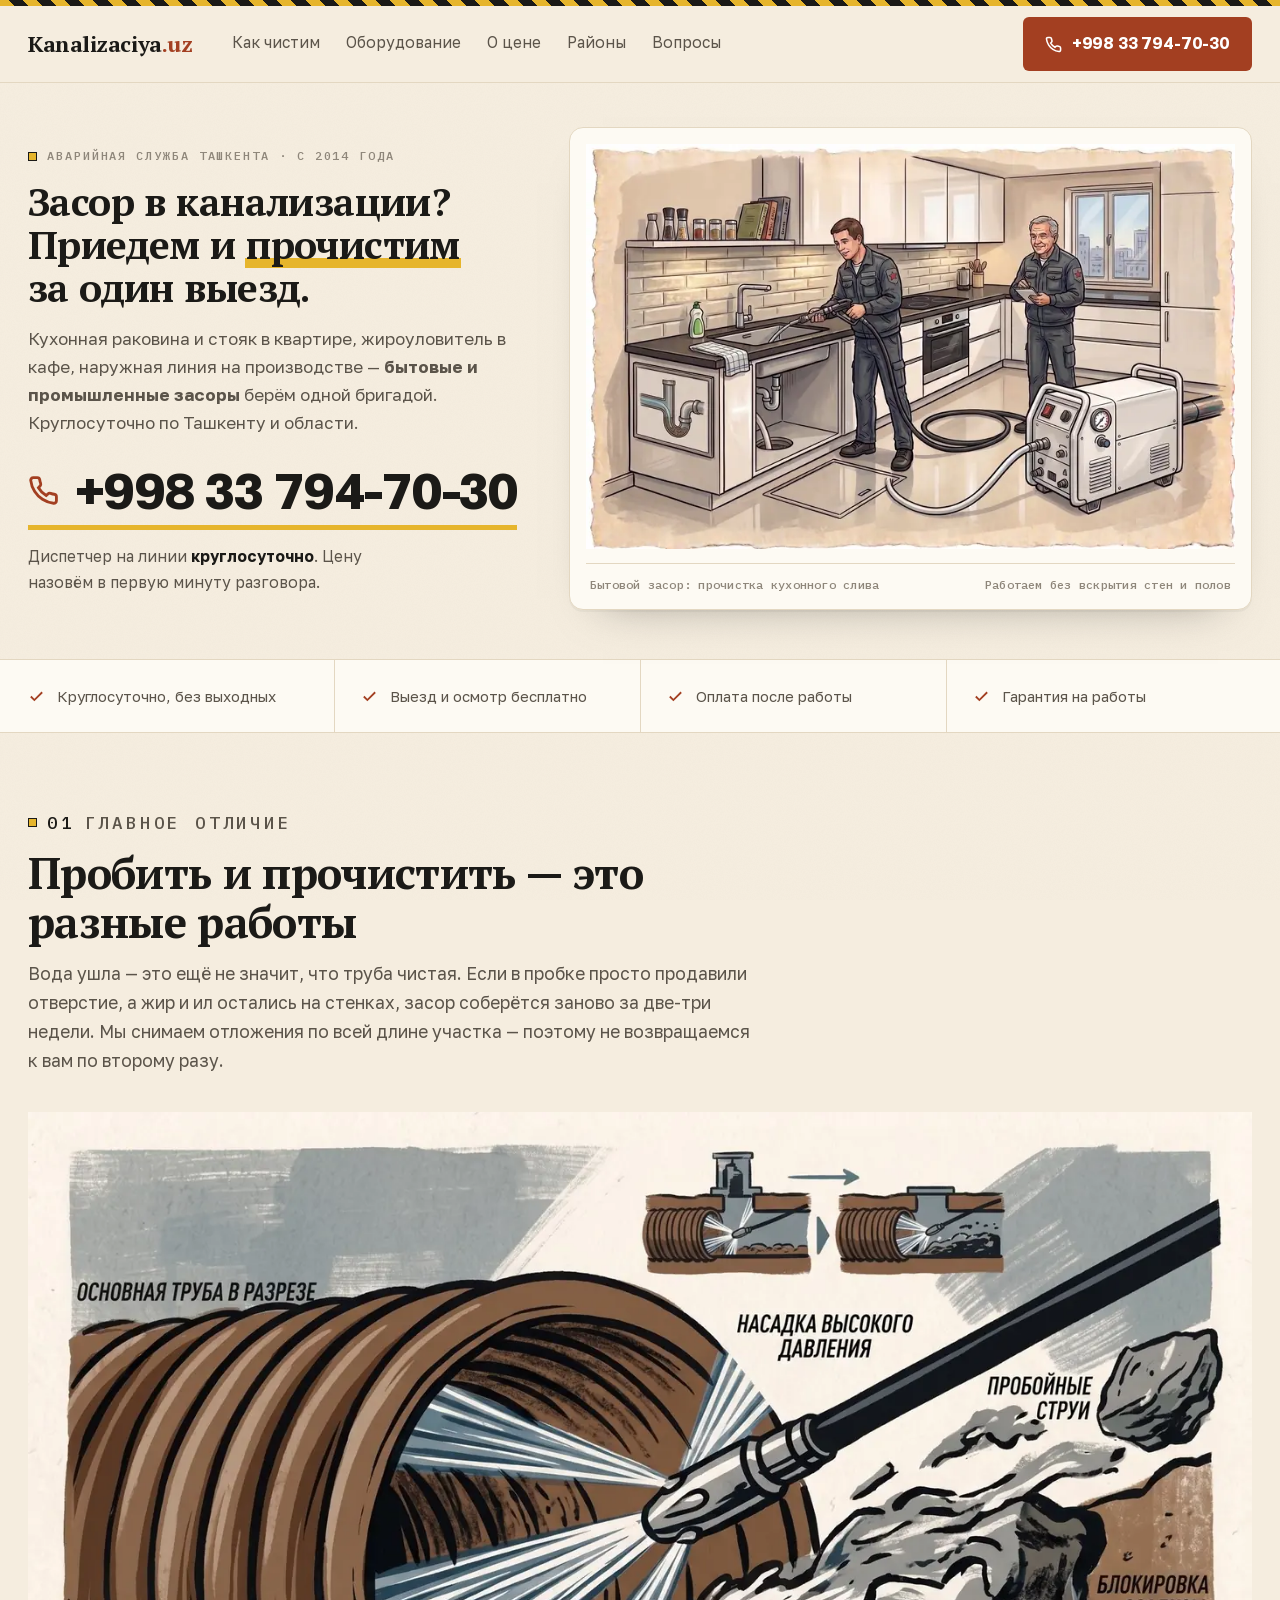
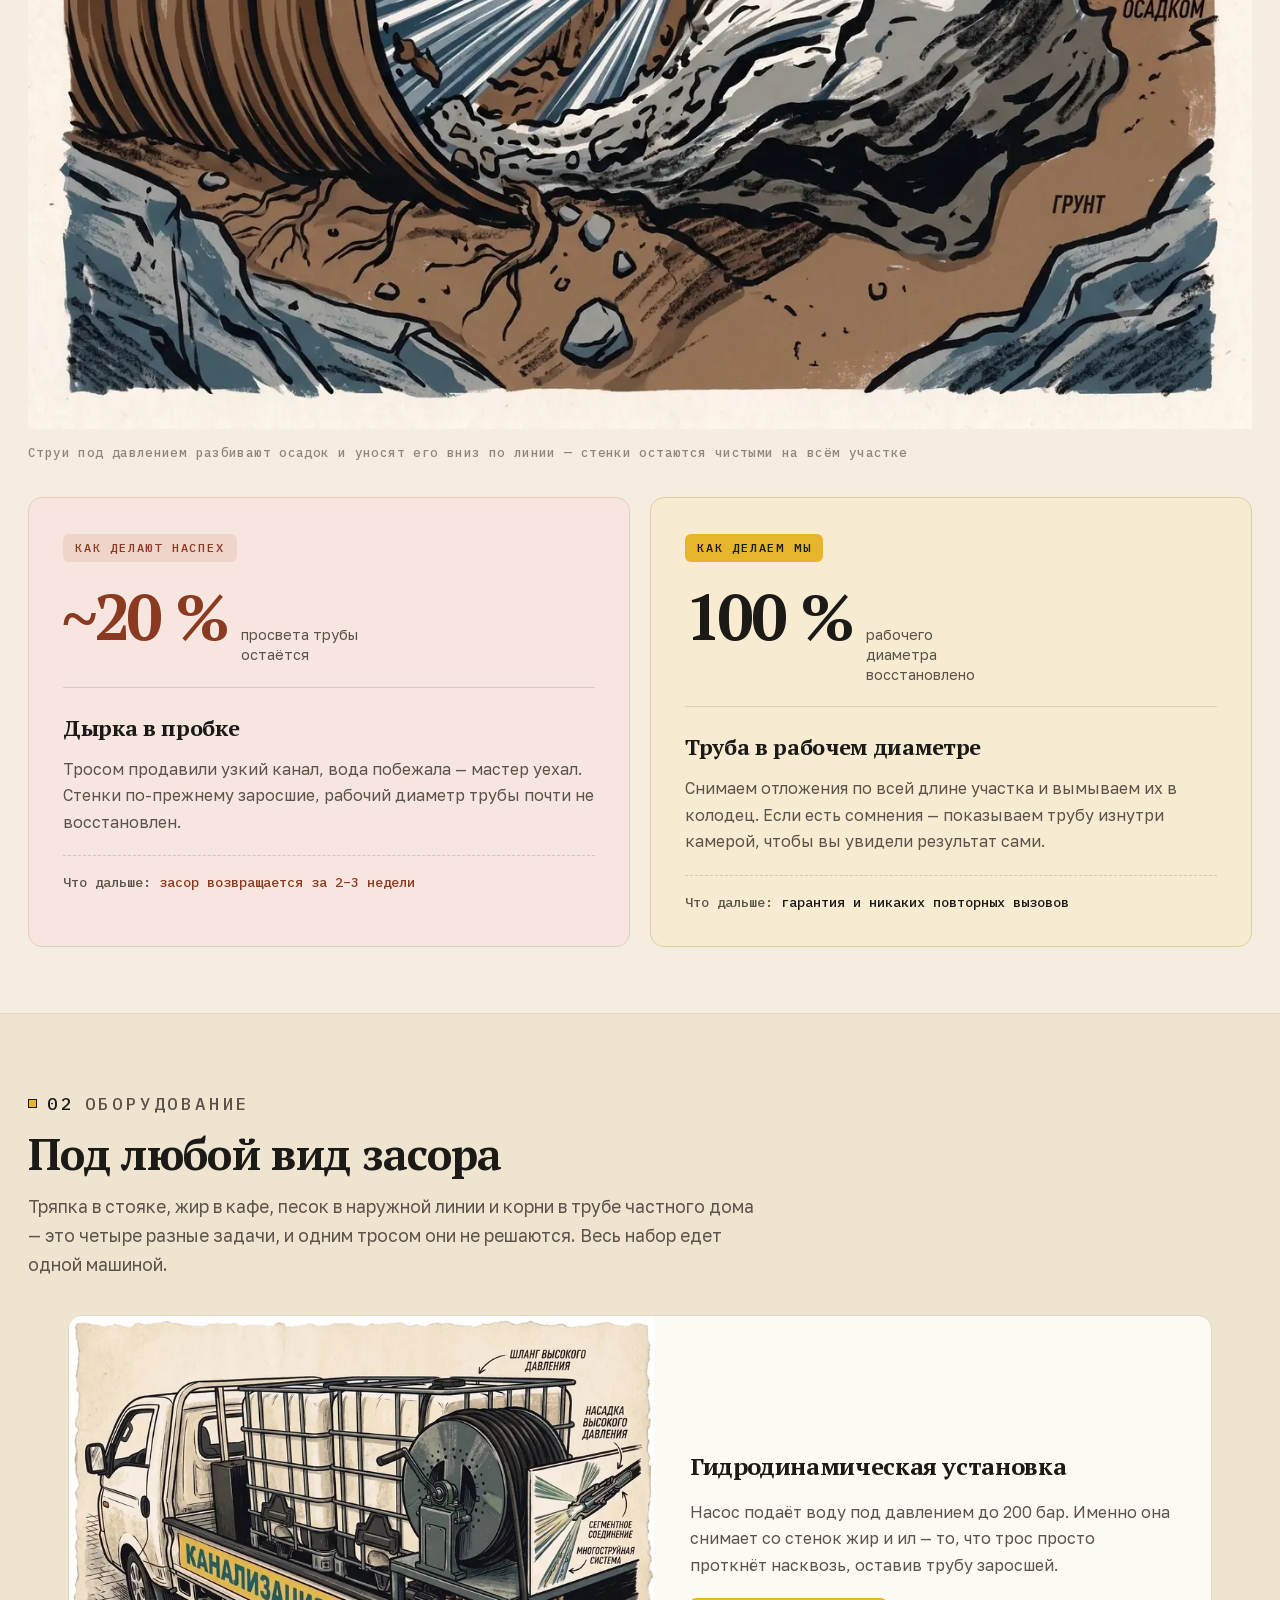
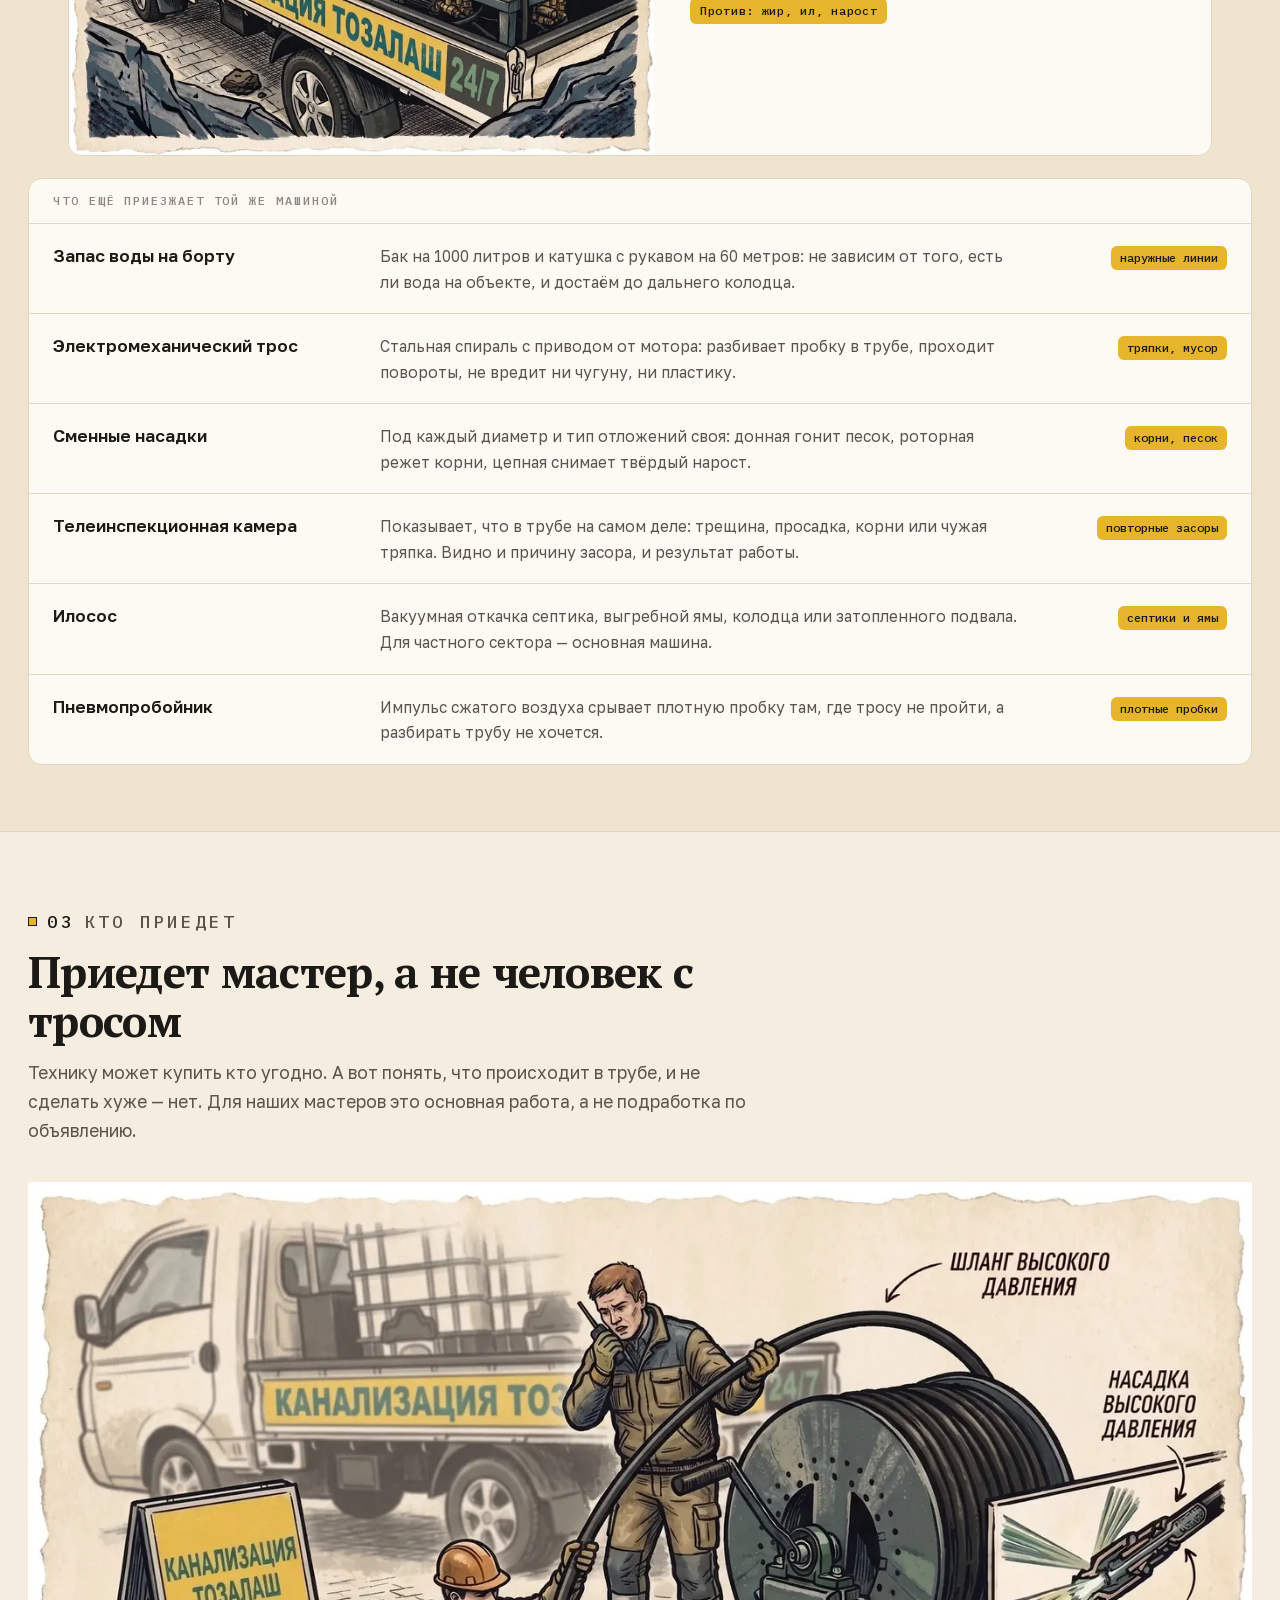
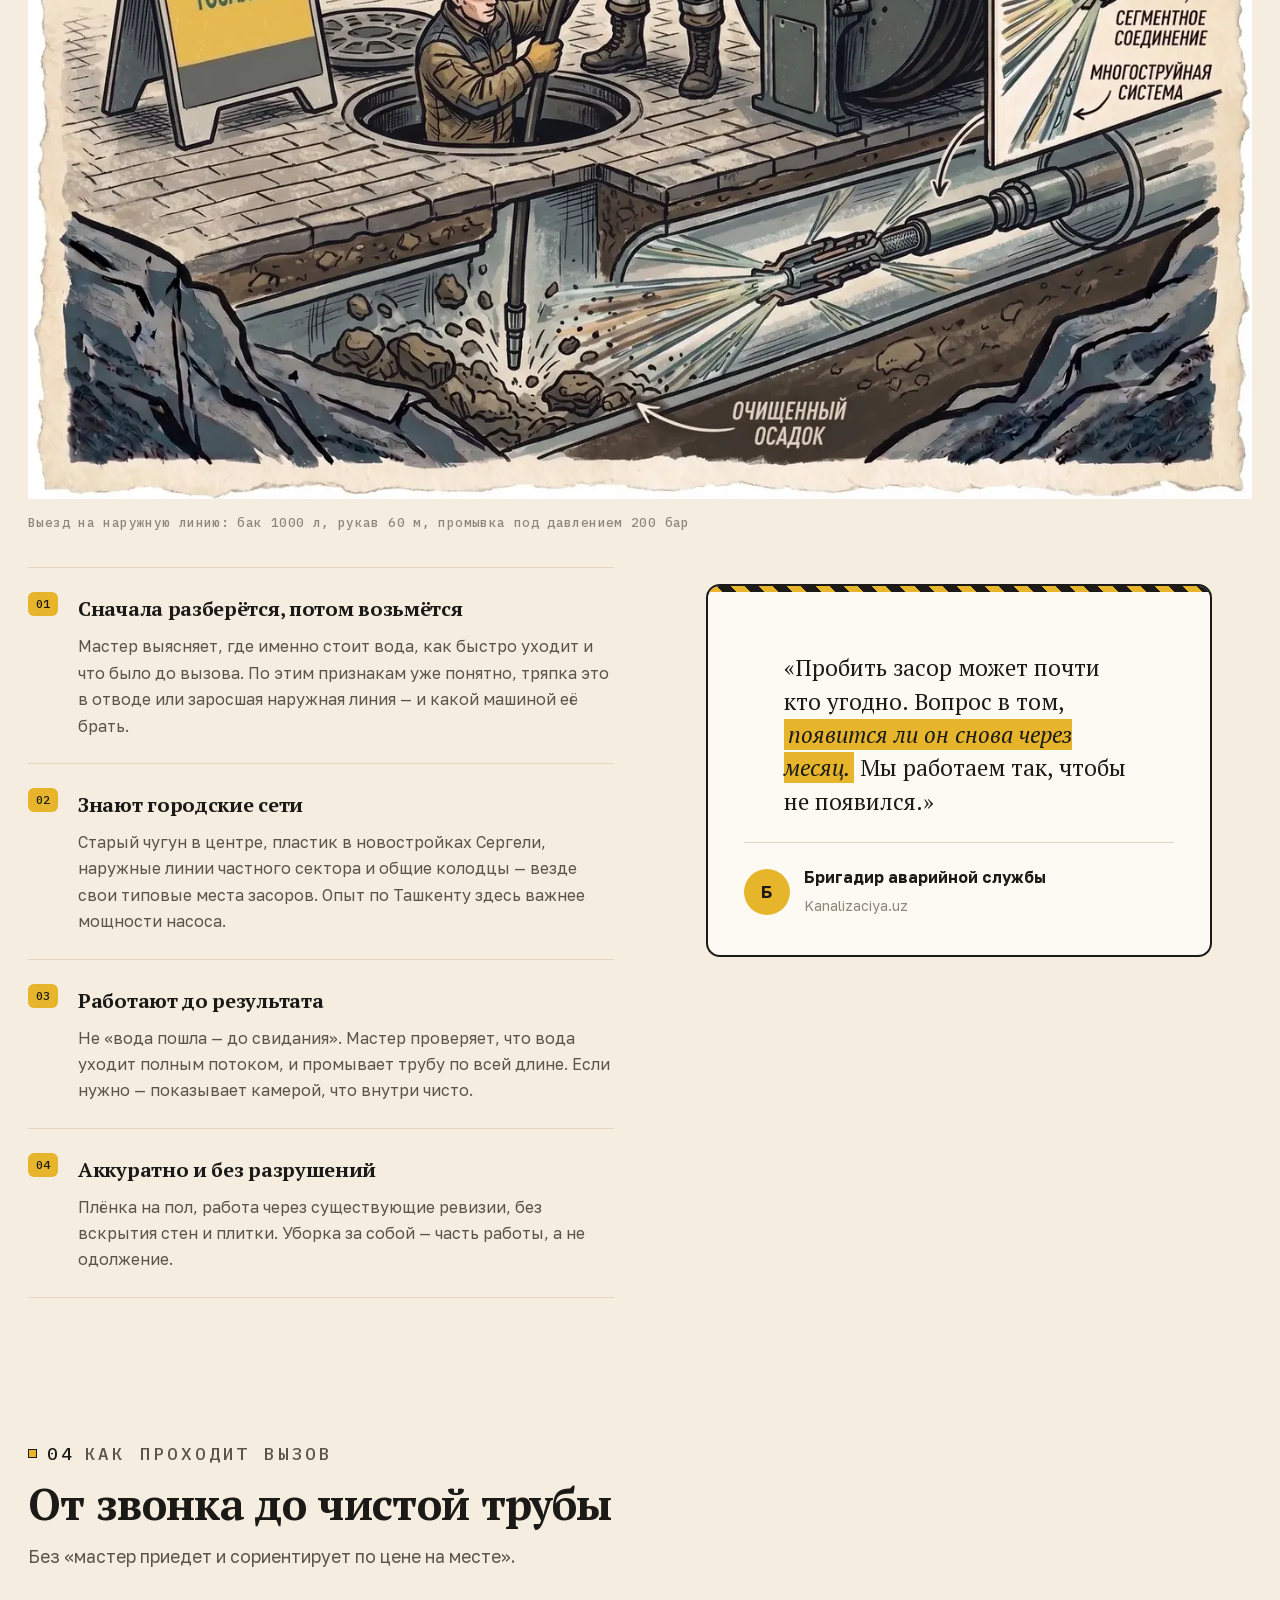
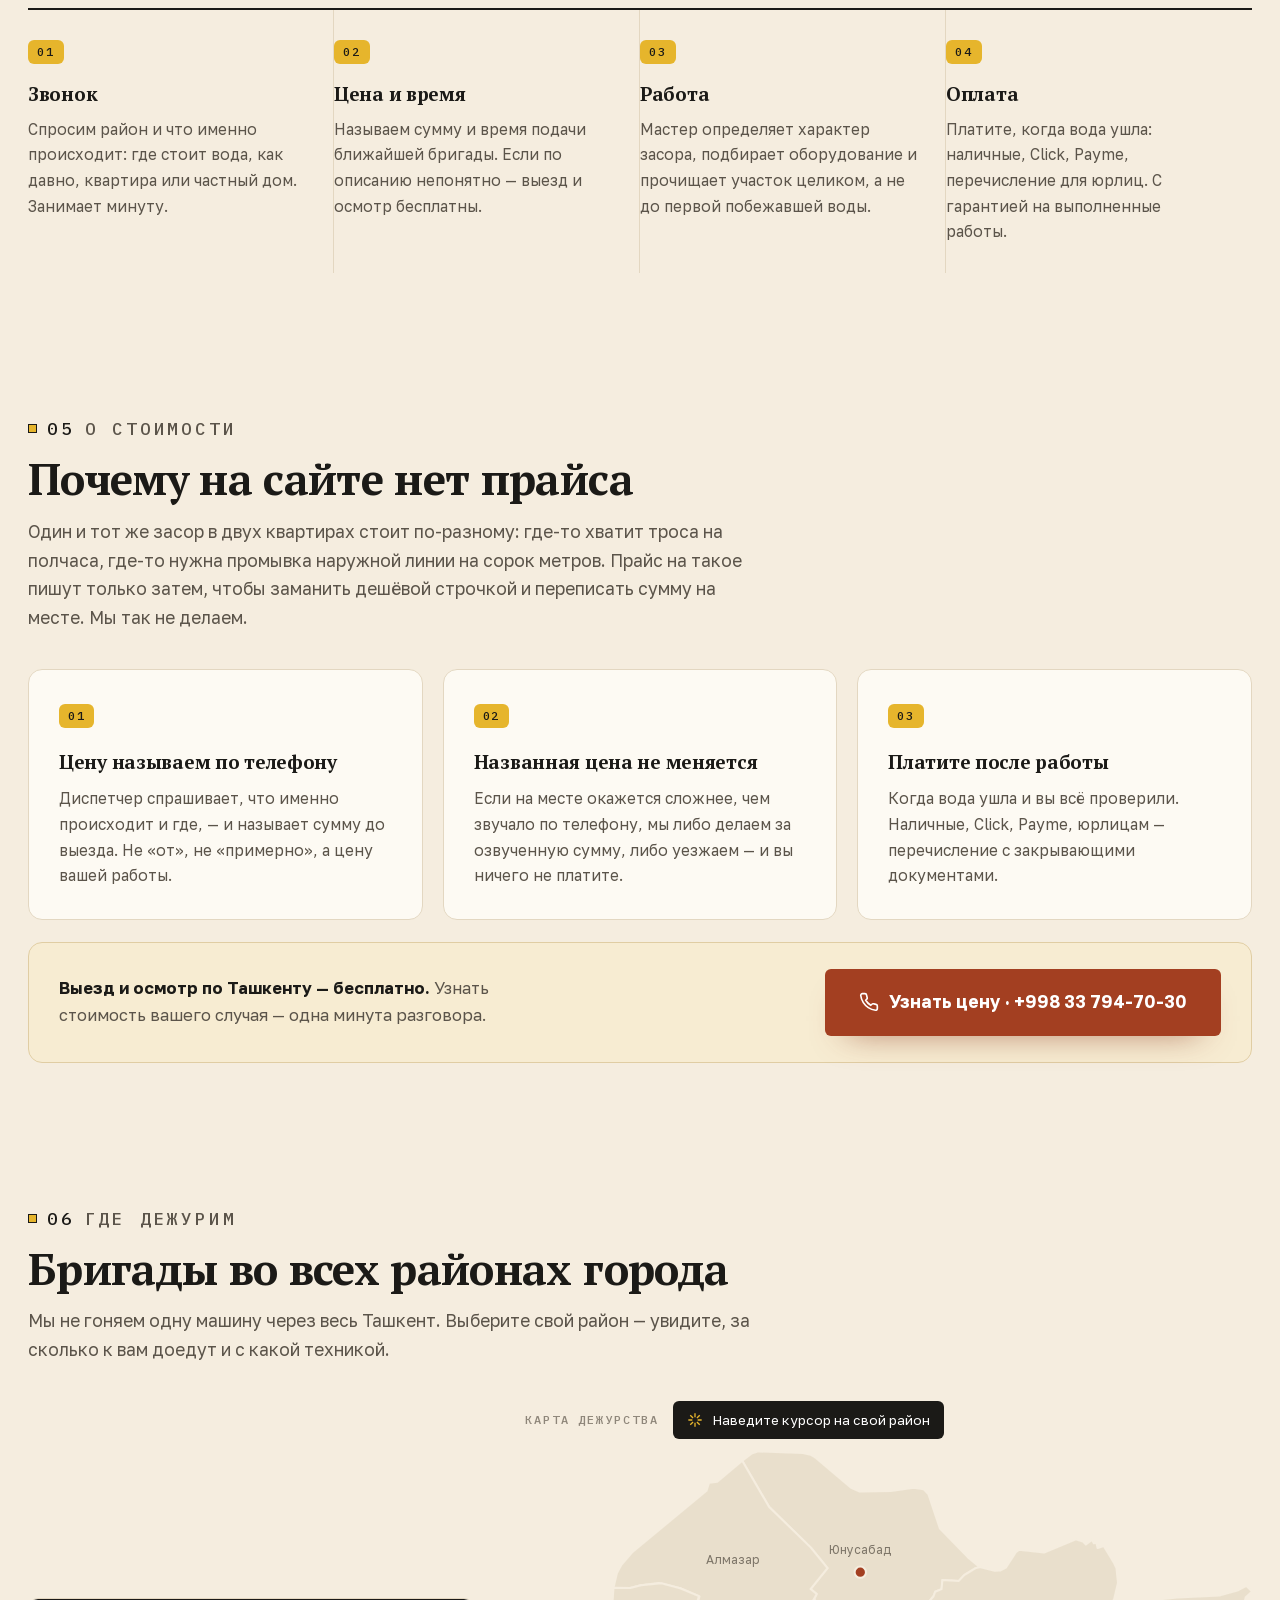
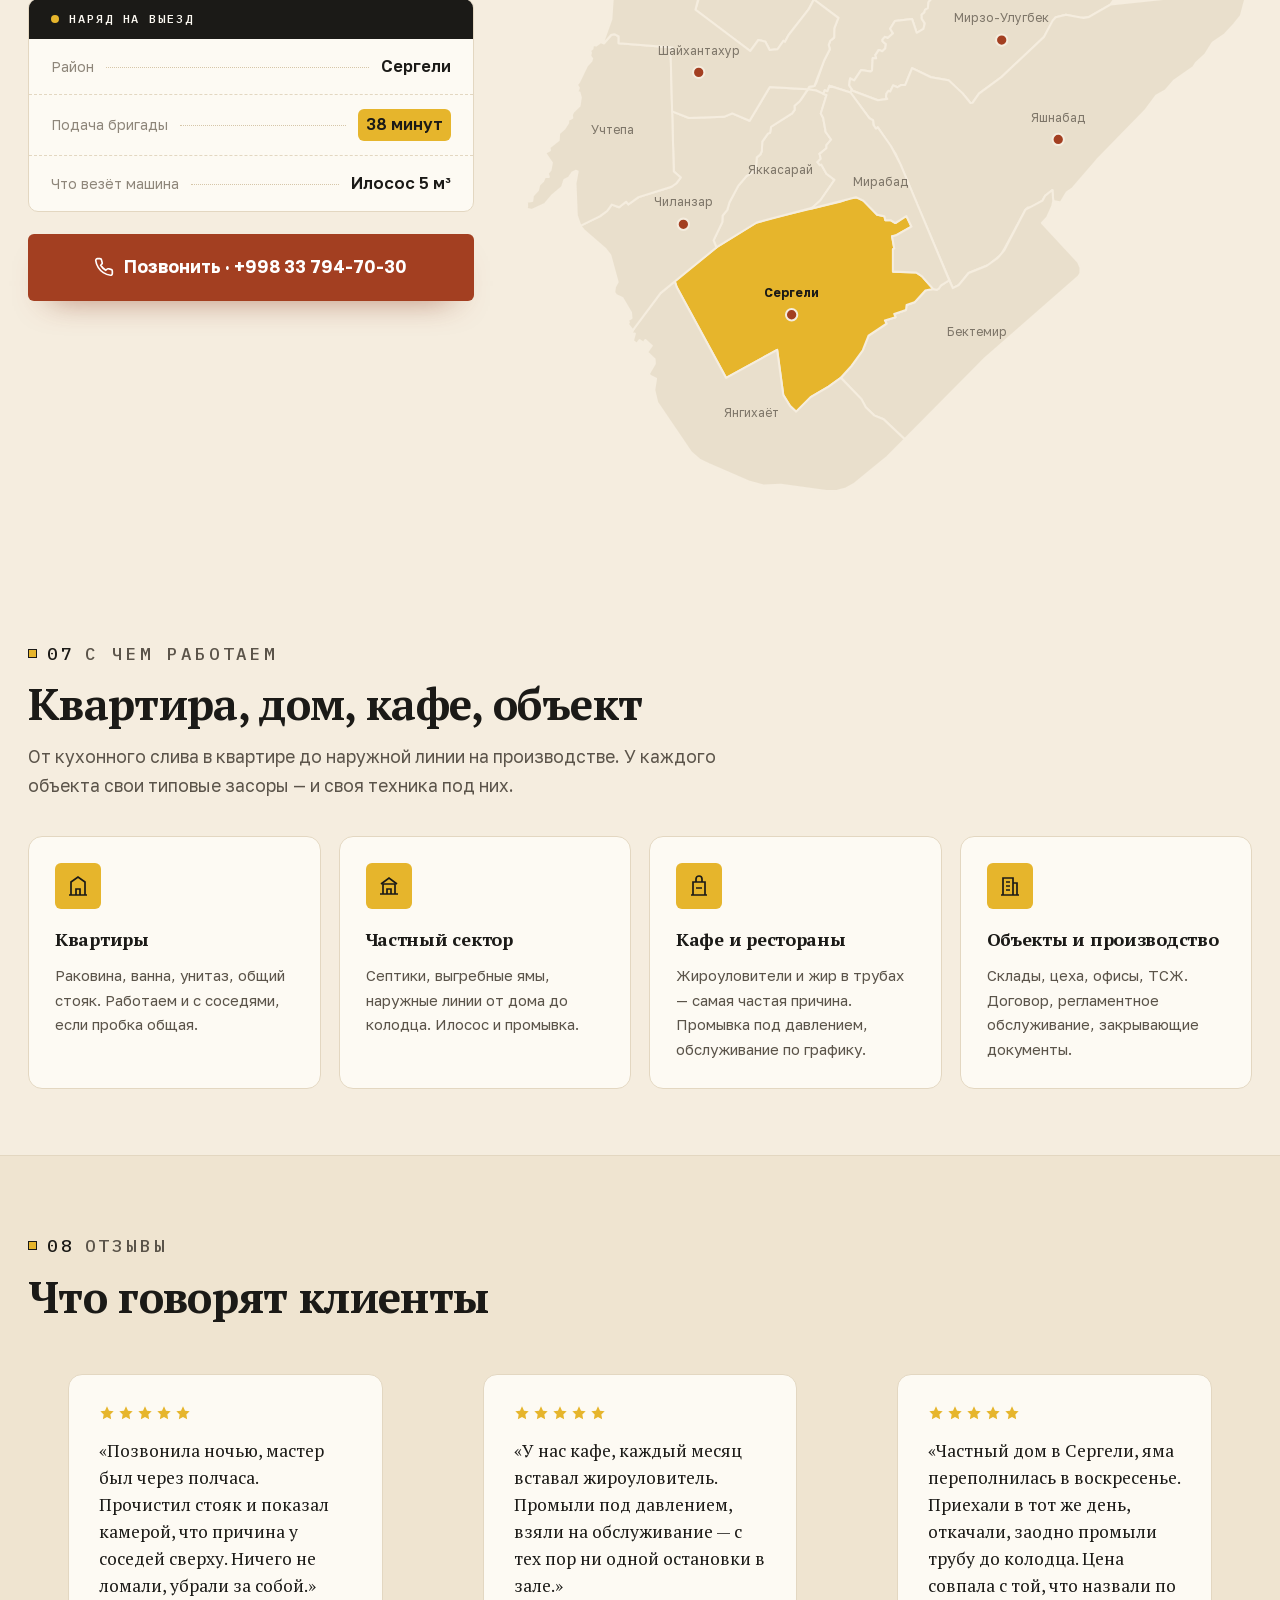
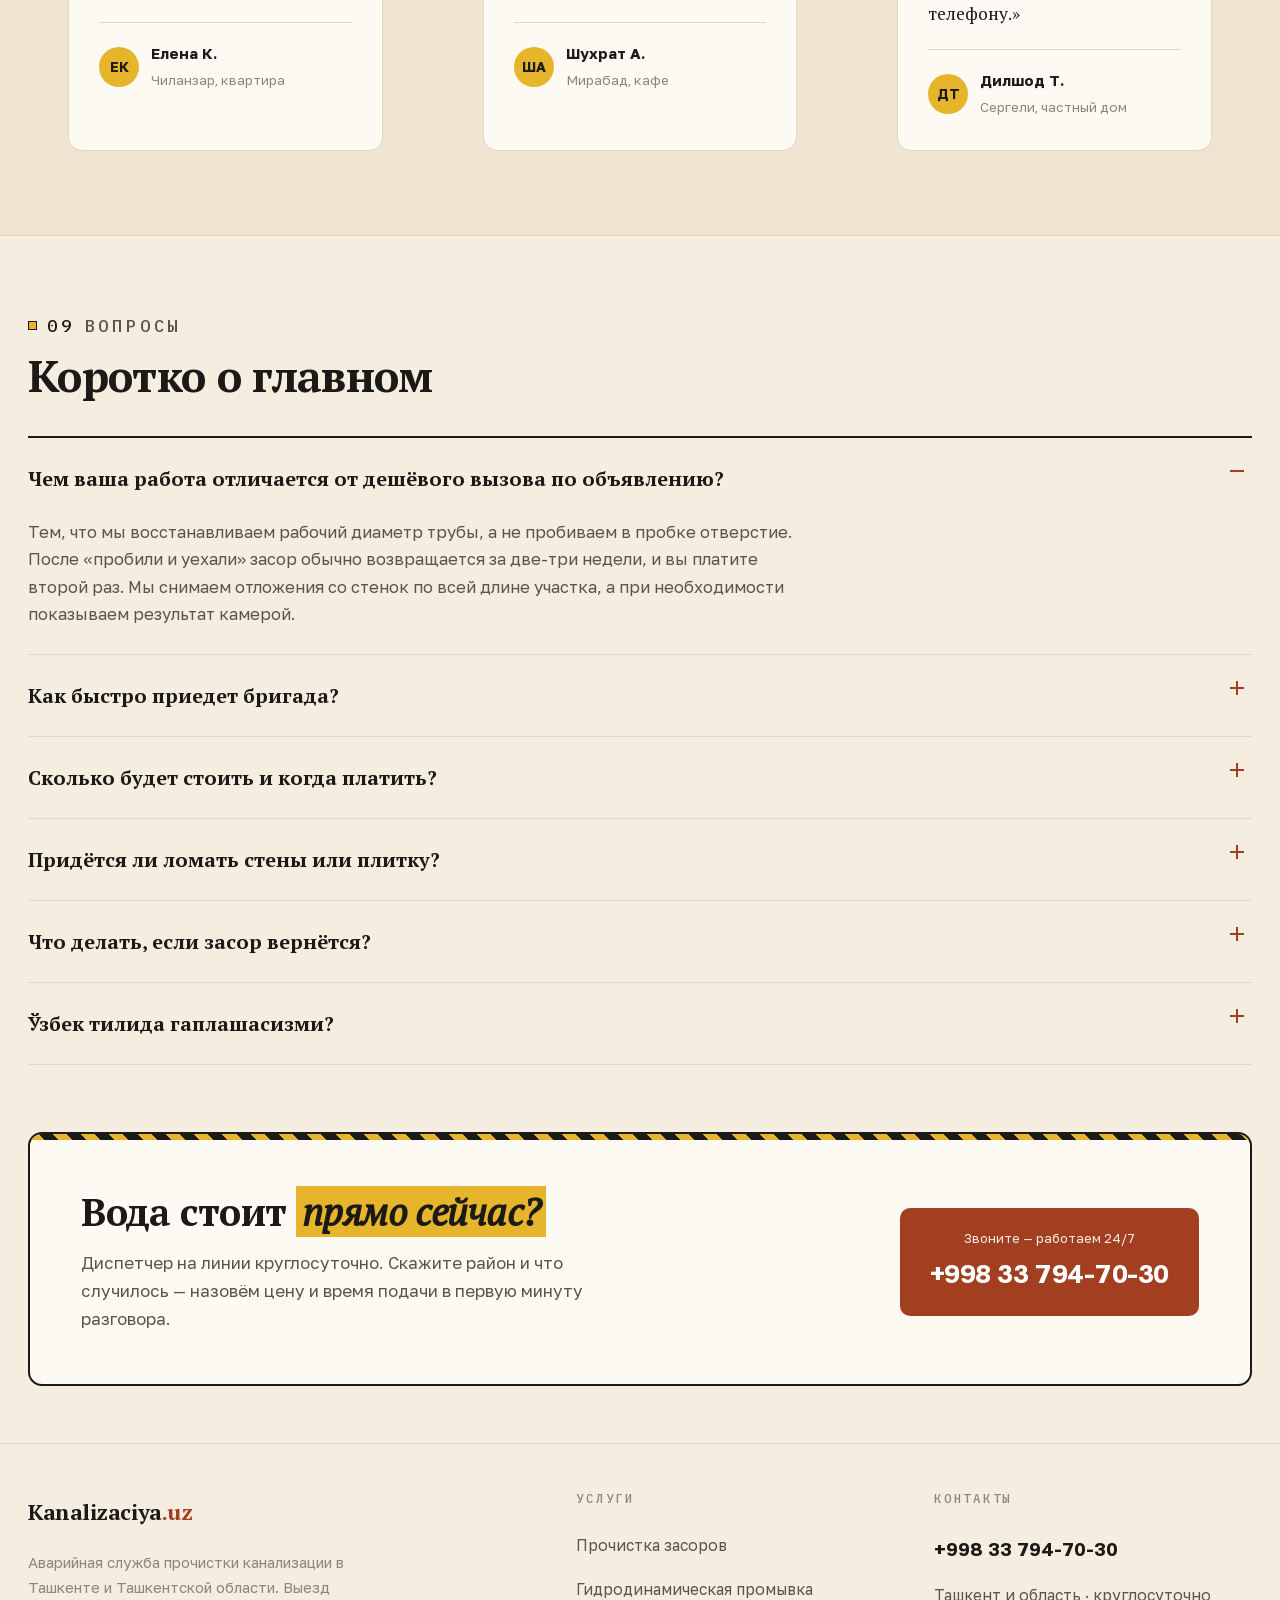
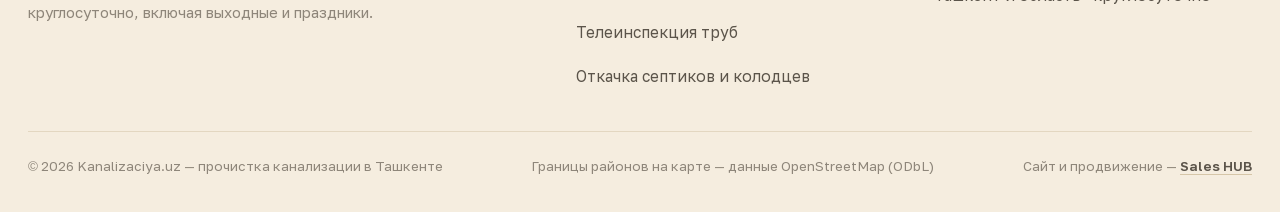
<file: index.html>
<!DOCTYPE html>
<html lang="ru">
<head>
<meta charset="utf-8">
<meta name="viewport" content="width=device-width, initial-scale=1">
<title>Прочистка канализации в Ташкенте — круглосуточно | Kanalizaciya.uz</title>
<meta name="description" content="Аварийная прочистка канализации в Ташкенте: бытовые и промышленные засоры. Выезд круглосуточно, гидродинамика 200 бар, телеинспекция. Цену называем по телефону, оплата после работы.">
<link rel="canonical" href="https://kanalizaciya.uz/">
<meta name="theme-color" content="#f5eddf">
<meta name="robots" content="index, follow, max-image-preview:large">
<meta property="og:type" content="website">
<meta property="og:locale" content="ru_RU">
<meta property="og:site_name" content="Kanalizaciya.uz">
<meta property="og:url" content="https://kanalizaciya.uz/">
<meta property="og:title" content="Прочистка канализации в Ташкенте — круглосуточно">
<meta property="og:description" content="Бытовые и промышленные засоры: квартира, частный дом, кафе, производство. Аварийный выезд по Ташкенту круглосуточно, оплата после работы.">
<meta property="og:image" content="https://kanalizaciya.uz/img/og.jpg">
<meta property="og:image:width" content="1200">
<meta property="og:image:height" content="630">
<meta name="twitter:card" content="summary_large_image">
<link rel="icon" href="favicon.svg" type="image/svg+xml">
<link rel="apple-touch-icon" href="apple-touch-icon.png">
<link rel="preload" href="fonts/golos-text-400-cyrillic.woff2" as="font" type="font/woff2" crossorigin>
<link rel="preload" href="fonts/pt-serif-700-cyrillic.woff2" as="font" type="font/woff2" crossorigin>
<style>
/* ═══ шрифты (локальные, без внешних запросов) ═══ */
@font-face{font-family:'Golos Text';font-style:normal;font-weight:400;font-display:swap;src:url(fonts/golos-text-400-cyrillic.woff2) format('woff2');unicode-range:U+0301, U+0400-045F, U+0490-0491, U+04B0-04B1, U+2116}
@font-face{font-family:'Golos Text';font-style:normal;font-weight:400;font-display:swap;src:url(fonts/golos-text-400-latin.woff2) format('woff2');unicode-range:U+0000-00FF, U+0131, U+0152-0153, U+02BB-02BC, U+02C6, U+02DA, U+02DC, U+0304, U+0308, U+0329, U+2000-206F, U+20AC, U+2122, U+2191, U+2193, U+2212, U+2215, U+FEFF, U+FFFD}
@font-face{font-family:'Golos Text';font-style:normal;font-weight:600;font-display:swap;src:url(fonts/golos-text-600-cyrillic.woff2) format('woff2');unicode-range:U+0301, U+0400-045F, U+0490-0491, U+04B0-04B1, U+2116}
@font-face{font-family:'Golos Text';font-style:normal;font-weight:600;font-display:swap;src:url(fonts/golos-text-600-latin.woff2) format('woff2');unicode-range:U+0000-00FF, U+0131, U+0152-0153, U+02BB-02BC, U+02C6, U+02DA, U+02DC, U+0304, U+0308, U+0329, U+2000-206F, U+20AC, U+2122, U+2191, U+2193, U+2212, U+2215, U+FEFF, U+FFFD}
@font-face{font-family:'Golos Text';font-style:normal;font-weight:700;font-display:swap;src:url(fonts/golos-text-700-cyrillic.woff2) format('woff2');unicode-range:U+0301, U+0400-045F, U+0490-0491, U+04B0-04B1, U+2116}
@font-face{font-family:'Golos Text';font-style:normal;font-weight:700;font-display:swap;src:url(fonts/golos-text-700-latin.woff2) format('woff2');unicode-range:U+0000-00FF, U+0131, U+0152-0153, U+02BB-02BC, U+02C6, U+02DA, U+02DC, U+0304, U+0308, U+0329, U+2000-206F, U+20AC, U+2122, U+2191, U+2193, U+2212, U+2215, U+FEFF, U+FFFD}
@font-face{font-family:'IBM Plex Mono';font-style:normal;font-weight:500;font-display:swap;src:url(fonts/ibm-plex-mono-500-cyrillic.woff2) format('woff2');unicode-range:U+0301, U+0400-045F, U+0490-0491, U+04B0-04B1, U+2116}
@font-face{font-family:'IBM Plex Mono';font-style:normal;font-weight:500;font-display:swap;src:url(fonts/ibm-plex-mono-500-latin.woff2) format('woff2');unicode-range:U+0000-00FF, U+0131, U+0152-0153, U+02BB-02BC, U+02C6, U+02DA, U+02DC, U+0304, U+0308, U+0329, U+2000-206F, U+20AC, U+2122, U+2191, U+2193, U+2212, U+2215, U+FEFF, U+FFFD}
@font-face{font-family:'PT Serif';font-style:italic;font-weight:400;font-display:swap;src:url(fonts/pt-serif-400i-cyrillic.woff2) format('woff2');unicode-range:U+0301, U+0400-045F, U+0490-0491, U+04B0-04B1, U+2116}
@font-face{font-family:'PT Serif';font-style:italic;font-weight:400;font-display:swap;src:url(fonts/pt-serif-400i-latin.woff2) format('woff2');unicode-range:U+0000-00FF, U+0131, U+0152-0153, U+02BB-02BC, U+02C6, U+02DA, U+02DC, U+0304, U+0308, U+0329, U+2000-206F, U+20AC, U+2122, U+2191, U+2193, U+2212, U+2215, U+FEFF, U+FFFD}
@font-face{font-family:'PT Serif';font-style:normal;font-weight:400;font-display:swap;src:url(fonts/pt-serif-400-cyrillic.woff2) format('woff2');unicode-range:U+0301, U+0400-045F, U+0490-0491, U+04B0-04B1, U+2116}
@font-face{font-family:'PT Serif';font-style:normal;font-weight:400;font-display:swap;src:url(fonts/pt-serif-400-latin.woff2) format('woff2');unicode-range:U+0000-00FF, U+0131, U+0152-0153, U+02BB-02BC, U+02C6, U+02DA, U+02DC, U+0304, U+0308, U+0329, U+2000-206F, U+20AC, U+2122, U+2191, U+2193, U+2212, U+2215, U+FEFF, U+FFFD}
@font-face{font-family:'PT Serif';font-style:normal;font-weight:700;font-display:swap;src:url(fonts/pt-serif-700-cyrillic.woff2) format('woff2');unicode-range:U+0301, U+0400-045F, U+0490-0491, U+04B0-04B1, U+2116}
@font-face{font-family:'PT Serif';font-style:normal;font-weight:700;font-display:swap;src:url(fonts/pt-serif-700-latin.woff2) format('woff2');unicode-range:U+0000-00FF, U+0131, U+0152-0153, U+02BB-02BC, U+02C6, U+02DA, U+02DC, U+0304, U+0308, U+0329, U+2000-206F, U+20AC, U+2122, U+2191, U+2193, U+2212, U+2215, U+FEFF, U+FFFD}
@font-face{font-family:'Golos Text';font-style:normal;font-weight:400;font-display:swap;src:url(fonts/golos-text-400-cyrillic-ext.woff2) format('woff2');unicode-range:U+0460-052F, U+1C80-1C8A, U+20B4, U+2DE0-2DFF, U+A640-A69F, U+FE2E-FE2F}
@font-face{font-family:'PT Serif';font-style:normal;font-weight:700;font-display:swap;src:url(fonts/pt-serif-700-cyrillic-ext.woff2) format('woff2');unicode-range:U+0460-052F, U+1C80-1C8A, U+20B4, U+2DE0-2DFF, U+A640-A69F, U+FE2E-FE2F}

/* ═══ токены ═══ */
:root{
  --paper:#f5eddf; --paper2:#efe4d0; --card:#fdfaf3;
  --ink:#1b1a17; --body:#5b544a; --dim:#8e867a;
  --rule:#e3d7c1; --rule2:#d6c6a8;
  --yellow:#e6b52c; --yellow-s:#f7ecd2; --yellow-d:#c99b18;
  --red:#a33f21; --red-d:#842f16;
  --serif:'PT Serif',Georgia,'Times New Roman',serif;
  --sans:'Golos Text',-apple-system,BlinkMacSystemFont,'Segoe UI',Roboto,sans-serif;
  --mono:'IBM Plex Mono',ui-monospace,SFMono-Regular,Menlo,monospace;
  --r1:6px; --r2:10px; --r3:14px;
  --pad:clamp(46px,5.2vw,78px);
}
*,*::before,*::after{box-sizing:border-box}
html{scroll-behavior:smooth}
body{margin:0;background:var(--paper);color:var(--ink);font-family:var(--sans);
  font-size:17px;line-height:1.65;-webkit-font-smoothing:antialiased;
  text-rendering:optimizeLegibility;overflow-x:hidden}
body::before{content:"";position:fixed;inset:0;z-index:0;pointer-events:none;opacity:.5;
  background-image:url("data:image/svg+xml,%3Csvg xmlns='http://www.w3.org/2000/svg' width='120' height='120'%3E%3Cfilter id='n'%3E%3CfeTurbulence type='fractalNoise' baseFrequency='.9' numOctaves='2'/%3E%3C/filter%3E%3Crect width='120' height='120' filter='url(%23n)' opacity='.045'/%3E%3C/svg%3E")}
body>*{position:relative;z-index:1}
a{color:inherit;text-decoration:none}
img,svg{display:block;max-width:100%}
h1,h2,h3,h4{font-family:var(--serif);font-weight:700;margin:0;letter-spacing:-.015em}
p{margin:0}
:focus-visible{outline:3px solid var(--red);outline-offset:3px;border-radius:2px}
::selection{background:var(--yellow);color:var(--ink)}
.wrap{width:min(1240px,100% - 56px);margin-inline:auto}
.skip{position:absolute;left:-9999px;top:0;background:var(--ink);color:#fff;padding:12px 18px;z-index:200}
.skip:focus{left:12px;top:12px}
.hazard{height:6px;background:repeating-linear-gradient(45deg,var(--yellow) 0 10px,var(--ink) 10px 20px)}
.num{font-variant-numeric:tabular-nums;font-feature-settings:"tnum"}
@media(prefers-reduced-motion:reduce){*{transition:none!important;animation:none!important}
  html{scroll-behavior:auto}}

/* ═══ типовая секция ═══ */
.band{background:var(--paper2);border-block:1px solid var(--rule)}
.sec{padding:var(--pad) 0;scroll-margin-top:90px}
.shead{max-width:66ch;margin-bottom:clamp(24px,2.8vw,38px)}
.eyebrow{display:inline-flex;align-items:center;gap:10px;font:500 12px/1 var(--mono);
  letter-spacing:.16em;text-transform:uppercase;color:var(--dim);margin-bottom:18px}
.eyebrow i{width:9px;height:9px;background:var(--yellow);flex:none;border:1px solid var(--ink)}
.eyebrow b{font-weight:500;color:var(--ink)}
h2{font-size:clamp(28px,3.5vw,44px);line-height:1.1}
.shead p{font-size:17.5px;color:var(--body);margin-top:14px}

/* ═══ шапка ═══ */
header{position:sticky;top:0;z-index:50;background:var(--paper);border-bottom:1px solid var(--rule)}
.hd{display:flex;align-items:center;gap:26px;height:76px}
.logo{font-family:var(--serif);font-weight:700;font-size:22px;letter-spacing:-.02em;white-space:nowrap}
.logo s{text-decoration:none;color:var(--red)}
.hd nav{display:flex;gap:26px;margin-left:14px;font-size:15.5px;color:var(--body)}
.hd nav a{padding:4px 0;border-bottom:2px solid transparent;transition:.18s}
.hd nav a:hover{color:var(--ink);border-bottom-color:var(--yellow)}
.hd .sp{margin-left:auto;display:flex;align-items:center;gap:16px}
.hd .tel{font-weight:700;font-size:18.5px;white-space:nowrap;transition:color .18s}
.hd .tel:hover{color:var(--red)}
.btn{display:inline-flex;align-items:center;justify-content:center;gap:10px;font-weight:700;
  border-radius:var(--r1);transition:background .18s,transform .18s,box-shadow .18s;white-space:nowrap}
.btn-red{background:var(--red);color:#fff}
.btn-red:hover{background:var(--red-d);transform:translateY(-1px)}
.hbtn{padding:13px 22px;font-size:16.5px;letter-spacing:-.01em}
@media(max-width:1120px){.hd nav{display:none}}
@media(max-width:640px){.hd{height:64px;gap:12px}.logo{font-size:18px}
  .hbtn{padding:11px 14px;font-size:15px;gap:7px}}
@media(max-width:400px){.hbtn svg{display:none}.hbtn{font-size:14.5px;padding:11px 12px}}

/* ═══ первый экран ═══ */
.hero{display:grid;grid-template-columns:minmax(320px,.84fr) 1.16fr;gap:clamp(30px,3.6vw,52px);
  align-items:center;padding:clamp(30px,3.4vw,48px) 0 clamp(34px,3.8vw,54px)}
.hero h1{font-size:clamp(29px,3.05vw,40px);line-height:1.1;max-width:20ch;text-wrap:balance}
.hero h1 mark{background:none;color:inherit;position:relative;white-space:nowrap}
.hero h1 mark::after{content:"";position:absolute;left:-.04em;right:-.04em;bottom:.05em;height:.28em;
  background:var(--yellow);z-index:-1}
.hero .lead{font-size:17px;color:var(--body);margin-top:16px;max-width:47ch}
.phoneblock{margin-top:clamp(20px,2.4vw,28px)}
.phone{display:inline-flex;align-items:center;gap:.32em;font-weight:700;
  font-size:clamp(30px,4vw,50px);line-height:1;letter-spacing:-.035em;
  padding-bottom:10px;border-bottom:5px solid var(--yellow);transition:color .18s,border-color .18s}
.phone svg{width:.62em;height:.62em;flex:none;color:var(--red);transition:transform .18s}
.phone:hover{color:var(--red);border-bottom-color:var(--red)}
.phone:hover svg{transform:rotate(-8deg) scale(1.06)}
.cta{display:flex;align-items:center;gap:16px;flex-wrap:wrap;margin-top:26px}
.btn-lg{padding:19px 34px;font-size:17.5px;box-shadow:0 16px 34px -22px rgba(132,47,22,.75)}
.hero .note{font-size:15.5px;color:var(--body);margin-top:14px;max-width:44ch}
.hero .note b{font-weight:700;color:var(--ink)}
.shot{margin:0;background:var(--card);border:1px solid var(--rule);border-radius:var(--r3);
  padding:16px 16px 0;box-shadow:0 2px 0 rgba(27,26,23,.04),0 22px 44px -34px rgba(27,26,23,.5)}
.shot img{width:100%;height:auto}
.shot figcaption{display:flex;justify-content:space-between;gap:14px;flex-wrap:wrap;
  margin-top:14px;padding:13px 4px 15px;border-top:1px solid var(--rule);
  font:500 12px/1.4 var(--mono);color:var(--dim);letter-spacing:.02em}
.shot figcaption b{color:var(--ink);font-weight:500}
@media(max-width:1000px){.hero{grid-template-columns:1fr;gap:34px;padding:32px 0 40px}}
@media(max-width:760px){body{padding-bottom:86px}}
@media(max-width:760px){.hero .phone{display:none}.phoneblock{margin-top:14px}
  #area .btn-lg{display:none}
  .readout{margin-bottom:0}}
@media(max-width:560px){
  .hero{padding:24px 0 32px}
  .hero h1{font-size:28.5px;line-height:1.12;max-width:none}
  .hero .lead{font-size:16.5px;margin-top:16px;max-width:none}
  .eyebrow{font-size:11px;letter-spacing:.1em;margin-bottom:14px}
  .phone{font-size:34px;border-bottom-width:4px}
  .phoneblock{margin-top:22px}
  .cta{flex-direction:column;align-items:stretch;gap:14px;margin-top:20px}
  .btn-lg{padding:18px 22px;font-size:17px}
  .hero .note{font-size:15px}
  .shot figcaption{font-size:12.5px}
  h2{font-size:26px;line-height:1.14}
  .shead p{font-size:16.5px}
  .sec{padding:48px 0}
  .quote .q{font-size:19px}
  .rev blockquote{font-size:16.5px}
  .faq summary{font-size:18px;padding-right:40px}
  .faq p{padding-right:0;font-size:16px}
  .final h2{font-size:25px}
  .fbig b{font-size:21px}
  .wrap{width:calc(100% - 36px)}
}

/* ═══ полоса гарантий ═══ */
.trust{background:var(--card);border-block:1px solid var(--rule)}
.trustin{display:grid;grid-template-columns:repeat(4,1fr)}
.trustin div{padding:24px 26px;border-left:1px solid var(--rule);display:flex;align-items:center;gap:12px;
  font-size:15px;color:var(--body)}
.trustin div:first-child{border-left:0;padding-left:0}
.trustin svg{color:var(--red);flex:none}
@media(max-width:860px){.trustin{grid-template-columns:1fr 1fr}
  .trustin div{padding:18px 16px;font-size:14.5px}
  .trustin div:nth-child(3){border-left:0;padding-left:0}
  .trustin div:nth-child(n+3){border-top:1px solid var(--rule)}}

/* ═══ «пробить ≠ прочистить» ═══ */
.illwide{margin:0 0 clamp(26px,3vw,36px)}
.illwide img{width:100%;height:auto}
.illwide figcaption{margin-top:14px;font:500 12.5px/1.5 var(--mono);letter-spacing:.03em;color:var(--dim)}
.vs{display:grid;grid-template-columns:1fr 1fr;gap:20px}
.vsc{border-radius:var(--r3);padding:clamp(24px,3vw,34px);border:1px solid var(--rule);background:var(--card)}
.vsc.bad{background:#f7e6df;border-color:#e6cbbf}
.vsc.good{background:var(--yellow-s);border-color:#e0cda3}
.lab{display:inline-flex;font:500 12px/1 var(--mono);letter-spacing:.15em;text-transform:uppercase;
  padding:8px 12px;border-radius:var(--r1);margin-bottom:26px}
.bad .lab{background:#eed4c9;color:#8a3a20}
.good .lab{background:var(--yellow);color:var(--ink)}
.big-n{display:flex;align-items:baseline;gap:14px;padding-bottom:22px;margin-bottom:22px;
  border-bottom:1px solid rgba(27,26,23,.13)}
.big-n b{font-family:var(--serif);font-size:clamp(42px,5vw,64px);line-height:.9;letter-spacing:-.04em}
.bad .big-n b{color:#8a3a20}
.big-n span{font-size:14.5px;color:var(--body);max-width:15ch;line-height:1.35}
.vsc h3{font-size:22px;margin-bottom:10px}
.vsc p{font-size:16px;color:var(--body)}
.vsc .res{margin-top:20px;padding-top:16px;border-top:1px dashed rgba(27,26,23,.16);
  font:500 13.5px/1.5 var(--mono);color:var(--body)}
.vsc .res b{font-weight:500;color:var(--ink)}
.bad .res b{color:#8a3a20}
@media(max-width:820px){.vs{grid-template-columns:1fr}}

/* ═══ оборудование ═══ */
.gear{margin-bottom:22px;border:1px solid var(--rule);border-radius:var(--r3);
  overflow:hidden;background:var(--card);display:grid;grid-template-columns:1.05fr 1fr}
.gear img{width:100%;height:100%;object-fit:cover;object-position:38% 55%}
.gear .gc{padding:clamp(26px,3vw,36px);display:flex;flex-direction:column;justify-content:center}
.gear h3{font-size:24px;margin-bottom:12px}
.gear p{font-size:16px;color:var(--body)}
.tag{display:inline-flex;align-self:flex-start;margin-top:20px;font:500 12px/1 var(--mono);
  letter-spacing:.06em;background:var(--yellow);color:var(--ink);padding:7px 10px;border-radius:var(--r1)}
.kit{border:1px solid var(--rule);border-radius:var(--r3);background:var(--card);overflow:hidden}
.kit .kh{padding:16px 24px;border-bottom:1px solid var(--rule);font:500 12px/1 var(--mono);
  letter-spacing:.16em;text-transform:uppercase;color:var(--dim)}
.kr{display:grid;grid-template-columns:minmax(200px,.8fr) 1.7fr 180px;gap:24px;align-items:baseline;
  padding:18px 24px;border-bottom:1px solid var(--rule);transition:background .16s}
.kr:last-child{border-bottom:0}
.kr:hover{background:#faf4e8}
.kr em{font-style:normal;font-weight:600;font-size:17px}
.kr span{font-size:15.5px;color:var(--body)}
.kr u{justify-self:end;text-decoration:none;font:500 12px/1 var(--mono);color:var(--ink);
  background:var(--yellow);padding:6px 9px;border-radius:var(--r1);white-space:nowrap}
@media(max-width:900px){.gear{grid-template-columns:1fr}.gear img{aspect-ratio:16/10}
  .kr{grid-template-columns:1fr;gap:7px}.kr u{justify-self:start}}

/* ═══ мастера ═══ */
.pro{display:grid;grid-template-columns:1fr 1fr;gap:clamp(32px,4vw,60px);align-items:start}
.pl{display:flex;gap:20px;padding:24px 0;border-bottom:1px solid var(--rule)}
.pl:first-child{border-top:1px solid var(--rule)}
.pl .n{font:500 12px/1 var(--mono);color:var(--ink);background:var(--yellow);
  padding:6px 8px;border-radius:var(--r1);flex:none;align-self:flex-start}
.pl h3{font-size:20px;margin-bottom:8px}
.pl p{font-size:16px;color:var(--body)}
.quote{background:var(--card);border:2px solid var(--ink);border-radius:var(--r3);
  overflow:hidden;position:sticky;top:100px}
.quote .qin{padding:clamp(26px,3vw,36px)}
.quote .q{font-family:var(--serif);font-size:23px;line-height:1.45;margin-bottom:24px}
.quote .q i{font-style:italic;background:var(--yellow);padding:0 4px}
.quote .w{display:flex;align-items:center;gap:14px;padding-top:22px;border-top:1px solid var(--rule)}
.quote .av{width:46px;height:46px;border-radius:50%;background:var(--yellow);color:var(--ink);
  display:grid;place-items:center;font-weight:700;flex:none}
.quote .w b{display:block;font-size:15.5px}
.quote .w em{font-style:normal;font-size:14px;color:var(--dim)}
@media(max-width:900px){.pro{grid-template-columns:1fr;gap:30px}.quote{position:static}}

/* ═══ шаги ═══ */
.steps{display:grid;grid-template-columns:repeat(4,1fr);border-top:2px solid var(--ink)}
.step{padding:26px 28px 28px 0;border-right:1px solid var(--rule)}
.step:last-child{border-right:0}
.step em{font-style:normal;font:500 12px/1 var(--mono);letter-spacing:.16em;
  display:inline-block;margin-bottom:14px;background:var(--yellow);padding:6px 9px;border-radius:var(--r1)}
.step h3{font-size:19px;margin-bottom:8px}
.step p{font-size:15.5px;color:var(--body)}
@media(max-width:900px){.steps{grid-template-columns:1fr 1fr}
  .step:nth-child(2n){border-right:0}.step{padding-right:24px}}
@media(max-width:560px){.steps{grid-template-columns:1fr}
  .step{border-right:0;border-bottom:1px solid var(--rule);padding-right:0}}

/* ═══ о стоимости ═══ */
.whyprice{display:grid;grid-template-columns:repeat(3,1fr);gap:20px}
.wp{background:var(--card);border:1px solid var(--rule);border-radius:var(--r3);padding:30px}
.wpn{display:inline-block;font:500 12px/1 var(--mono);letter-spacing:.14em;color:var(--ink);
  background:var(--yellow);padding:6px 9px;border-radius:var(--r1);margin-bottom:18px}
.wp h3{font-size:19px;margin-bottom:9px}
.wp p{font-size:15.5px;color:var(--body)}
.pricecta{display:flex;align-items:center;justify-content:space-between;gap:28px;flex-wrap:wrap;
  margin-top:22px;padding:26px 30px;background:var(--yellow-s);border:1px solid #e0cda3;border-radius:var(--r3)}
.pricecta p{font-size:16.5px;color:var(--body);max-width:52ch}
.pricecta b{color:var(--ink)}
@media(max-width:900px){.whyprice{grid-template-columns:1fr}
  .pricecta{padding:22px;flex-direction:column;align-items:stretch;text-align:left}
  .pricecta .btn{width:100%}}

/* ═══ карта ═══ */
.area{display:grid;grid-template-columns:minmax(320px,.76fr) 1.24fr;gap:clamp(28px,4vw,52px);align-items:center}
.readout{background:var(--card);border:1px solid var(--rule);border-radius:var(--r2);
  overflow:hidden;margin-bottom:22px}
.readout .rh{display:flex;align-items:center;gap:10px;padding:14px 22px;background:var(--ink);color:#fdfaf3;
  font:500 12px/1 var(--mono);letter-spacing:.16em;text-transform:uppercase}
.readout .rh i{width:8px;height:8px;border-radius:50%;background:var(--yellow);flex:none;animation:bl 2.2s infinite}
@keyframes bl{0%,100%{opacity:1}50%{opacity:.3}}
.rrow{display:grid;grid-template-columns:auto 1fr auto;gap:12px;align-items:baseline;
  padding:14px 22px;border-bottom:1px dashed var(--rule)}
.rrow:last-child{border-bottom:0}
.rrow u{text-decoration:none;font-size:14px;color:var(--dim)}
.rrow .ll{border-bottom:1px dotted var(--rule2);transform:translateY(-4px)}
.rrow b{font-size:16.5px;font-weight:600;text-align:right}
.rrow b.hi{background:var(--yellow);padding:2px 8px;border-radius:var(--r1)}
.mh{display:flex;align-items:center;gap:14px;margin-bottom:12px;flex-wrap:wrap}
.mh b{font:500 12px/1 var(--mono);letter-spacing:.16em;text-transform:uppercase;color:var(--dim)}
.hint{display:inline-flex;align-items:center;gap:9px;background:var(--ink);color:#fff;
  font-size:13.5px;padding:8px 14px;border-radius:var(--r1);transition:opacity .4s}
.hint svg{color:var(--yellow)}
.hint.off{opacity:0}
.map .d{fill:#e9dfcc;stroke:var(--paper);stroke-width:2.5;cursor:pointer;transition:fill .18s;
  stroke-linejoin:round;outline:none}
.map .d:hover{fill:#dccdb2}
.map .d.on{fill:var(--yellow)}
.map .d:focus-visible{fill:#dccdb2;stroke:var(--red);stroke-width:4}
.map .lb text{font-family:var(--sans);font-size:15px;font-weight:500;fill:#7d7568;
  text-anchor:middle;pointer-events:none;transition:fill .18s}
.map .lb text.on{fill:var(--ink);font-weight:700}
.map .pin{fill:var(--red);stroke:var(--paper);stroke-width:2.5}
@media(max-width:980px){.area{grid-template-columns:1fr;gap:28px}}

/* ═══ объекты ═══ */
.objs{display:grid;grid-template-columns:repeat(4,1fr);gap:18px}
.obj{background:var(--card);border:1px solid var(--rule);border-radius:var(--r3);padding:26px;
  transition:transform .2s,border-color .2s}
.obj:hover{transform:translateY(-3px);border-color:var(--rule2)}
.obj .oi{width:46px;height:46px;border-radius:var(--r1);background:var(--yellow);display:grid;
  place-items:center;margin-bottom:16px;color:var(--ink)}
.obj h3{font-size:18px;margin-bottom:8px}
.obj p{font-size:15px;color:var(--body)}
@media(max-width:900px){.objs{grid-template-columns:1fr 1fr}}
@media(max-width:520px){.objs{grid-template-columns:1fr}}

/* ═══ отзывы ═══ */
.revs{display:grid;grid-template-columns:repeat(3,1fr);gap:20px}
.rev{background:var(--card);border:1px solid var(--rule);border-radius:var(--r3);padding:30px}
.rev .st{display:flex;gap:3px;color:var(--yellow);margin-bottom:16px}
.rev blockquote{margin:0;font-family:var(--serif);font-size:17.5px;line-height:1.55}
.rev .who{display:flex;align-items:center;gap:12px;margin-top:22px;padding-top:18px;border-top:1px solid var(--rule)}
.rev .av{width:40px;height:40px;border-radius:50%;background:var(--yellow);color:var(--ink);
  display:grid;place-items:center;font-weight:700;font-size:14px;flex:none}
.rev .who b{display:block;font-size:15px}
.rev .who em{font-style:normal;font-size:13.5px;color:var(--dim)}
@media(max-width:900px){.revs{grid-template-columns:1fr}}

/* ═══ вопросы ═══ */
.faq{border-top:2px solid var(--ink)}
.faq details{border-bottom:1px solid var(--rule)}
.faq summary{list-style:none;cursor:pointer;padding:24px 48px 24px 0;position:relative;
  font-family:var(--serif);font-size:20px;font-weight:700;transition:color .16s}
.faq summary:hover{color:var(--red)}
.faq summary::-webkit-details-marker{display:none}
.faq summary::after{content:"";position:absolute;right:8px;top:32px;width:14px;height:2px;
  background:var(--red);transition:transform .2s}
.faq summary::before{content:"";position:absolute;right:14px;top:26px;width:2px;height:14px;
  background:var(--red);transition:transform .2s}
.faq details[open] summary::before{transform:scaleY(0)}
.faq p{padding:0 48px 26px 0;color:var(--body);font-size:16.5px;max-width:82ch}

/* ═══ финальный призыв ═══ */
.final{border:2px solid var(--ink);border-radius:var(--r3);overflow:hidden;background:var(--card)}
.finin{padding:clamp(30px,4vw,56px);display:grid;grid-template-columns:1.1fr auto;
  gap:clamp(28px,4vw,48px);align-items:center}
.final h2{font-size:clamp(26px,3vw,40px);margin-bottom:16px}
.final h2 i{font-style:italic;background:var(--yellow);padding:0 6px}
.final p{color:var(--body);font-size:17px;max-width:48ch}
.fc{display:flex;flex-direction:column;gap:14px;min-width:min(320px,100%)}
.fbig{background:var(--red);color:#fff;border-radius:var(--r2);padding:20px 30px;text-align:center;
  transition:background .18s,transform .18s}
.fbig:hover{background:var(--red-d);transform:translateY(-1px)}
.fbig span{display:block;font-size:13px;opacity:.9;margin-bottom:4px}
.fbig b{font-size:clamp(22px,2.4vw,26px);font-weight:700;letter-spacing:-.02em}
.fsecond{text-align:center;font-size:15px;color:var(--body)}
.fsecond a{font-weight:700;border-bottom:2px solid var(--yellow)}
@media(max-width:860px){.finin{grid-template-columns:1fr;padding:26px}}

/* ═══ подвал ═══ */
footer{margin-top:clamp(40px,4.4vw,66px);border-top:1px solid var(--rule);padding:44px 0 36px}
.ft{display:grid;grid-template-columns:1.6fr 1fr 1fr;gap:40px}
.ft .logo{margin-bottom:14px;display:inline-block;padding:6px 0}
.ft p{font-size:15px;color:var(--dim);max-width:42ch}
.ft h3{font-size:12.5px;text-transform:uppercase;letter-spacing:.14em;font-family:var(--mono);
  font-weight:500;color:var(--dim);margin:0 0 16px}
.ft a{display:block;font-size:15.5px;color:var(--body);padding:9px 0;transition:color .16s}
.ft a:hover{color:var(--red)}
.ft .big-tel{font-weight:700;font-size:19px;color:var(--ink)}
.copy{margin-top:32px;padding-top:24px;border-top:1px solid var(--rule);
  display:flex;justify-content:space-between;gap:14px 28px;flex-wrap:wrap;
  font-size:13.5px;color:var(--dim);line-height:1.5}
.made a{color:var(--body);font-weight:600;border-bottom:1px solid var(--rule2);transition:.16s}
.made a:hover{color:var(--red);border-bottom-color:var(--red)}
@media(max-width:760px){.ft{grid-template-columns:1fr 1fr}.ft>div:first-child{grid-column:1/-1}
  footer{padding-bottom:96px}}

/* ═══ мобильная кнопка звонка ═══ */
.callbar{position:fixed;left:0;right:0;bottom:0;z-index:60;display:none;
  background:rgba(245,237,223,.94);backdrop-filter:blur(8px);border-top:1px solid var(--rule2);
  padding:10px 14px calc(10px + env(safe-area-inset-bottom))}
.callbar a{display:flex;align-items:center;justify-content:center;gap:11px;background:var(--red);color:#fff;
  border-radius:var(--r2);padding:17px;font-weight:700;font-size:17.5px;
  box-shadow:0 10px 26px -14px rgba(132,47,22,.8)}
.callbar a:active{background:var(--red-d)}
@media(max-width:760px){.callbar{display:block}}

/* ═══ появление при скролле ═══ */
.rv{opacity:0;transform:translateY(18px);transition:opacity .7s cubic-bezier(.2,.7,.3,1),transform .7s cubic-bezier(.2,.7,.3,1)}
.rv.in{opacity:1;transform:none}
@media(prefers-reduced-motion:reduce){.rv{opacity:1;transform:none}}
header.stuck{box-shadow:0 6px 20px -14px rgba(27,26,23,.5)}
@media(max-width:760px){.map .lb text{font-size:26px}}
@media(max-width:480px){.map .lb text{font-size:32px}}

@media print{.callbar,header,.hazard{display:none}body{background:#fff}}
</style>
</head>
<body>

<a class="skip" href="#main">Перейти к содержанию</a>
<div class="hazard"></div>

<header>
  <div class="wrap hd">
    <a class="logo" href="/">Kanalizaciya<s>.uz</s></a>
    <nav>
      <a href="#clean">Как чистим</a><a href="#tools">Оборудование</a>
      <a href="#price">О цене</a><a href="#area">Районы</a><a href="#faq">Вопросы</a>
    </nav>
    <div class="sp">
      <a class="btn btn-red hbtn num" href="tel:+998337947030">
        <svg width="17" height="17" viewBox="0 0 24 24" fill="none" stroke="currentColor" stroke-width="2.2" aria-hidden="true"><path d="M22 16.9v3a2 2 0 0 1-2.2 2 19.8 19.8 0 0 1-8.6-3.1 19.5 19.5 0 0 1-6-6A19.8 19.8 0 0 1 2.1 4.2 2 2 0 0 1 4.1 2h3a2 2 0 0 1 2 1.7c.1 1 .4 1.9.7 2.8a2 2 0 0 1-.5 2.1L8.1 9.9a16 16 0 0 0 6 6l1.3-1.2a2 2 0 0 1 2.1-.5c.9.3 1.8.6 2.8.7a2 2 0 0 1 1.7 2z"/></svg>
        +998 33 794-70-30</a>
    </div>
  </div>
</header>

<main id="main">

<!-- ═══ первый экран ═══ -->
<div class="wrap hero">
  <div>
    <p class="eyebrow"><i></i>Аварийная служба Ташкента · с 2014 года</p>
    <h1>Засор в канализации? Приедем и <mark>прочистим</mark> за один выезд.</h1>
    <p class="lead">Кухонная раковина и стояк в квартире, жироуловитель в кафе, наружная линия на производстве — <b>бытовые и промышленные засоры</b> берём одной бригадой. Круглосуточно по Ташкенту и области.</p>

    <div class="phoneblock">
      <a class="phone num" href="tel:+998337947030"><svg viewBox="0 0 24 24" fill="none" stroke="currentColor" stroke-width="2.2" aria-hidden="true"><path d="M22 16.9v3a2 2 0 0 1-2.2 2 19.8 19.8 0 0 1-8.6-3.1 19.5 19.5 0 0 1-6-6A19.8 19.8 0 0 1 2.1 4.2 2 2 0 0 1 4.1 2h3a2 2 0 0 1 2 1.7c.1 1 .4 1.9.7 2.8a2 2 0 0 1-.5 2.1L8.1 9.9a16 16 0 0 0 6 6l1.3-1.2a2 2 0 0 1 2.1-.5c.9.3 1.8.6 2.8.7a2 2 0 0 1 1.7 2z"/></svg>+998 33 794-70-30</a>
      <p class="note">Диспетчер на линии <b>круглосуточно</b>. Цену назовём в первую минуту разговора.</p>
    </div>
  </div>

  <figure class="shot">
    <img src="img/kitchen-1400.webp" srcset="img/kitchen-800.webp 800w, img/kitchen-1400.webp 1400w"
         sizes="(max-width:1000px) 92vw, 52vw" width="1400" height="875" fetchpriority="high" decoding="async"
         alt="Мастера прочищают засор кухонной раковины в квартире промывочной машиной">
    <figcaption><span>Бытовой засор: прочистка кухонного слива</span><span>Работаем без вскрытия стен и полов</span></figcaption>
  </figure>
</div>

<!-- ═══ гарантии ═══ -->
<div class="trust"><div class="wrap trustin">
  <div><svg width="17" height="17" viewBox="0 0 24 24" fill="none" stroke="currentColor" stroke-width="2.6" aria-hidden="true"><path d="M20 6L9 17l-5-5"/></svg>Круглосуточно, без выходных</div>
  <div><svg width="17" height="17" viewBox="0 0 24 24" fill="none" stroke="currentColor" stroke-width="2.6" aria-hidden="true"><path d="M20 6L9 17l-5-5"/></svg>Выезд и осмотр бесплатно</div>
  <div><svg width="17" height="17" viewBox="0 0 24 24" fill="none" stroke="currentColor" stroke-width="2.6" aria-hidden="true"><path d="M20 6L9 17l-5-5"/></svg>Оплата после работы</div>
  <div><svg width="17" height="17" viewBox="0 0 24 24" fill="none" stroke="currentColor" stroke-width="2.6" aria-hidden="true"><path d="M20 6L9 17l-5-5"/></svg>Гарантия на работы</div>
</div></div>

<!-- ═══ главное отличие ═══ -->
<section class="sec wrap" id="clean">
  <div class="shead">
    <p class="eyebrow"><i></i><b>01</b>Главное отличие</p>
    <h2>Пробить и прочистить — это разные работы</h2>
    <p>Вода ушла — это ещё не значит, что труба чистая. Если в пробке просто продавили отверстие, а жир и ил остались на стенках, засор соберётся заново за две-три недели. Мы снимаем отложения по всей длине участка — поэтому не возвращаемся к вам по второму разу.</p>
  </div>

  <figure class="illwide">
    <img src="img/pipe-scheme-1400.webp" srcset="img/pipe-scheme-800.webp 800w, img/pipe-scheme-1400.webp 1400w"
         sizes="(max-width:1240px) 92vw, 1240px" width="1400" height="1049" loading="lazy" decoding="async"
         alt="Разрез канализационной трубы: насадка высокого давления разбивает плотный осадок">
    <figcaption>Струи под давлением разбивают осадок и уносят его вниз по линии — стенки остаются чистыми на всём участке</figcaption>
  </figure>

  <div class="vs">
    <div class="vsc bad">
      <span class="lab">Как делают наспех</span>
      <div class="big-n"><b class="num">~20 %</b><span>просвета трубы остаётся</span></div>
      <h3>Дырка в пробке</h3>
      <p>Тросом продавили узкий канал, вода побежала — мастер уехал. Стенки по-прежнему заросшие, рабочий диаметр трубы почти не восстановлен.</p>
      <p class="res">Что дальше: <b>засор возвращается за 2–3 недели</b></p>
    </div>
    <div class="vsc good">
      <span class="lab">Как делаем мы</span>
      <div class="big-n"><b class="num">100 %</b><span>рабочего диаметра восстановлено</span></div>
      <h3>Труба в рабочем диаметре</h3>
      <p>Снимаем отложения по всей длине участка и вымываем их в колодец. Если есть сомнения — показываем трубу изнутри камерой, чтобы вы увидели результат сами.</p>
      <p class="res">Что дальше: <b>гарантия и никаких повторных вызовов</b></p>
    </div>
  </div>
</section>

<!-- ═══ оборудование ═══ -->
<section class="sec band" id="tools"><div class="wrap">
  <div class="shead">
    <p class="eyebrow"><i></i><b>02</b>Оборудование</p>
    <h2>Под любой вид засора</h2>
    <p>Тряпка в стояке, жир в кафе, песок в наружной линии и корни в трубе частного дома — это четыре разные задачи, и одним тросом они не решаются. Весь набор едет одной машиной.</p>
  </div>

  <figure class="gear">
    <img src="img/truck-scheme-1400.webp" srcset="img/truck-scheme-800.webp 800w, img/truck-scheme-1400.webp 1400w"
         sizes="(max-width:900px) 92vw, 46vw" width="1400" height="1049" loading="lazy" decoding="async"
         alt="Промывочная машина: бак с водой, катушка с рукавом высокого давления и насадка">
    <figcaption class="gc">
      <h3>Гидродинамическая установка</h3>
      <p>Насос подаёт воду под давлением до 200 бар. Именно она снимает со стенок жир и ил — то, что трос просто проткнёт насквозь, оставив трубу заросшей.</p>
      <span class="tag">Против: жир, ил, нарост</span>
    </figcaption>
  </figure>

  <div class="kit">
    <p class="kh">Что ещё приезжает той же машиной</p>
    <div class="kr"><em>Запас воды на борту</em><span>Бак на 1000 литров и катушка с рукавом на 60 метров: не зависим от того, есть ли вода на объекте, и достаём до дальнего колодца.</span><u>наружные линии</u></div>
    <div class="kr"><em>Электромеханический трос</em><span>Стальная спираль с приводом от мотора: разбивает пробку в трубе, проходит повороты, не вредит ни чугуну, ни пластику.</span><u>тряпки, мусор</u></div>
    <div class="kr"><em>Сменные насадки</em><span>Под каждый диаметр и тип отложений своя: донная гонит песок, роторная режет корни, цепная снимает твёрдый нарост.</span><u>корни, песок</u></div>
    <div class="kr"><em>Телеинспекционная камера</em><span>Показывает, что в трубе на самом деле: трещина, просадка, корни или чужая тряпка. Видно и причину засора, и результат работы.</span><u>повторные засоры</u></div>
    <div class="kr"><em>Илосос</em><span>Вакуумная откачка септика, выгребной ямы, колодца или затопленного подвала. Для частного сектора — основная машина.</span><u>септики и ямы</u></div>
    <div class="kr"><em>Пневмопробойник</em><span>Импульс сжатого воздуха срывает плотную пробку там, где тросу не пройти, а разбирать трубу не хочется.</span><u>плотные пробки</u></div>
  </div>
</div></section>

<!-- ═══ мастера ═══ -->
<section class="sec wrap" id="masters">
  <div class="shead">
    <p class="eyebrow"><i></i><b>03</b>Кто приедет</p>
    <h2>Приедет мастер, а не человек с тросом</h2>
    <p>Технику может купить кто угодно. А вот понять, что происходит в трубе, и не сделать хуже — нет. Для наших мастеров это основная работа, а не подработка по объявлению.</p>
  </div>

  <figure class="illwide">
    <img src="img/scene-1400.webp" srcset="img/scene-800.webp 800w, img/scene-1400.webp 1400w"
         sizes="(max-width:1240px) 92vw, 1240px" width="1400" height="1049" loading="lazy" decoding="async"
         alt="Бригада на выезде: машина с баком и катушкой, мастер у открытого люка, промывка наружной линии">
    <figcaption>Выезд на наружную линию: бак 1000 л, рукав 60 м, промывка под давлением 200 бар</figcaption>
  </figure>

  <div class="pro">
    <div>
      <div class="pl"><span class="n">01</span><div>
        <h3>Сначала разберётся, потом возьмётся</h3>
        <p>Мастер выясняет, где именно стоит вода, как быстро уходит и что было до вызова. По этим признакам уже понятно, тряпка это в отводе или заросшая наружная линия — и какой машиной её брать.</p>
      </div></div>
      <div class="pl"><span class="n">02</span><div>
        <h3>Знают городские сети</h3>
        <p>Старый чугун в центре, пластик в новостройках Сергели, наружные линии частного сектора и общие колодцы — везде свои типовые места засоров. Опыт по Ташкенту здесь важнее мощности насоса.</p>
      </div></div>
      <div class="pl"><span class="n">03</span><div>
        <h3>Работают до результата</h3>
        <p>Не «вода пошла — до свидания». Мастер проверяет, что вода уходит полным потоком, и промывает трубу по всей длине. Если нужно — показывает камерой, что внутри чисто.</p>
      </div></div>
      <div class="pl"><span class="n">04</span><div>
        <h3>Аккуратно и без разрушений</h3>
        <p>Плёнка на пол, работа через существующие ревизии, без вскрытия стен и плитки. Уборка за собой — часть работы, а не одолжение.</p>
      </div></div>
    </div>

    <figure class="quote">
      <div class="hazard"></div>
      <div class="qin">
        <blockquote class="q">«Пробить засор может почти кто угодно. Вопрос в том, <i>появится ли он снова через месяц.</i> Мы работаем так, чтобы не появился.»</blockquote>
        <figcaption class="w"><span class="av">Б</span><span><b>Бригадир аварийной службы</b><em>Kanalizaciya.uz</em></span></figcaption>
      </div>
    </figure>
  </div>
</section>

<!-- ═══ как проходит вызов ═══ -->
<section class="sec wrap" id="how">
  <div class="shead">
    <p class="eyebrow"><i></i><b>04</b>Как проходит вызов</p>
    <h2>От звонка до чистой трубы</h2>
    <p>Без «мастер приедет и сориентирует по цене на месте».</p>
  </div>
  <div class="steps">
    <div class="step"><em>01</em><h3>Звонок</h3><p>Спросим район и что именно происходит: где стоит вода, как давно, квартира или частный дом. Занимает минуту.</p></div>
    <div class="step"><em>02</em><h3>Цена и время</h3><p>Называем сумму и время подачи ближайшей бригады. Если по описанию непонятно — выезд и осмотр бесплатны.</p></div>
    <div class="step"><em>03</em><h3>Работа</h3><p>Мастер определяет характер засора, подбирает оборудование и прочищает участок целиком, а не до первой побежавшей воды.</p></div>
    <div class="step"><em>04</em><h3>Оплата</h3><p>Платите, когда вода ушла: наличные, Click, Payme, перечисление для юрлиц. С гарантией на выполненные работы.</p></div>
  </div>
</section>

<!-- ═══ о цене ═══ -->
<section class="sec wrap" id="price">
  <div class="shead">
    <p class="eyebrow"><i></i><b>05</b>О стоимости</p>
    <h2>Почему на сайте нет прайса</h2>
    <p>Один и тот же засор в двух квартирах стоит по-разному: где-то хватит троса на полчаса, где-то нужна промывка наружной линии на сорок метров. Прайс на такое пишут только затем, чтобы заманить дешёвой строчкой и переписать сумму на месте. Мы так не делаем.</p>
  </div>
  <div class="whyprice">
    <div class="wp">
      <span class="wpn">01</span>
      <h3>Цену называем по телефону</h3>
      <p>Диспетчер спрашивает, что именно происходит и где, — и называет сумму до выезда. Не «от», не «примерно», а цену вашей работы.</p>
    </div>
    <div class="wp">
      <span class="wpn">02</span>
      <h3>Названная цена не меняется</h3>
      <p>Если на месте окажется сложнее, чем звучало по телефону, мы либо делаем за озвученную сумму, либо уезжаем — и вы ничего не платите.</p>
    </div>
    <div class="wp">
      <span class="wpn">03</span>
      <h3>Платите после работы</h3>
      <p>Когда вода ушла и вы всё проверили. Наличные, Click, Payme, юрлицам — перечисление с закрывающими документами.</p>
    </div>
  </div>
  <div class="pricecta">
    <p><b>Выезд и осмотр по Ташкенту — бесплатно.</b> Узнать стоимость вашего случая — одна минута разговора.</p>
    <a class="btn btn-red btn-lg" href="tel:+998337947030">
      <svg width="20" height="20" viewBox="0 0 24 24" fill="none" stroke="currentColor" stroke-width="2" aria-hidden="true"><path d="M22 16.9v3a2 2 0 0 1-2.2 2 19.8 19.8 0 0 1-8.6-3.1 19.5 19.5 0 0 1-6-6A19.8 19.8 0 0 1 2.1 4.2 2 2 0 0 1 4.1 2h3a2 2 0 0 1 2 1.7c.1 1 .4 1.9.7 2.8a2 2 0 0 1-.5 2.1L8.1 9.9a16 16 0 0 0 6 6l1.3-1.2a2 2 0 0 1 2.1-.5c.9.3 1.8.6 2.8.7a2 2 0 0 1 1.7 2z"/></svg>
      <span class="num">Узнать цену · +998 33 794-70-30</span></a>
  </div>
</section>

<!-- ═══ районы ═══ -->
<section class="sec wrap" id="area">
  <div class="shead">
    <p class="eyebrow"><i></i><b>06</b>Где дежурим</p>
    <h2>Бригады во всех районах города</h2>
    <p>Мы не гоняем одну машину через весь Ташкент. Выберите свой район — увидите, за сколько к вам доедут и с какой техникой.</p>
  </div>

  <div class="area">
    <div>
      <div class="readout">
        <p class="rh"><i></i>Наряд на выезд</p>
        <div class="rrow"><u>Район</u><span class="ll"></span><b id="oD">Чиланзар</b></div>
        <div class="rrow"><u>Подача бригады</u><span class="ll"></span><b class="hi num" id="oT">26 минут</b></div>
        <div class="rrow"><u>Что везёт машина</u><span class="ll"></span><b id="oC">Трос + гидродинамика</b></div>
      </div>
      <a class="btn btn-red btn-lg" href="tel:+998337947030" style="width:100%">
        <svg width="20" height="20" viewBox="0 0 24 24" fill="none" stroke="currentColor" stroke-width="2" aria-hidden="true"><path d="M22 16.9v3a2 2 0 0 1-2.2 2 19.8 19.8 0 0 1-8.6-3.1 19.5 19.5 0 0 1-6-6A19.8 19.8 0 0 1 2.1 4.2 2 2 0 0 1 4.1 2h3a2 2 0 0 1 2 1.7c.1 1 .4 1.9.7 2.8a2 2 0 0 1-.5 2.1L8.1 9.9a16 16 0 0 0 6 6l1.3-1.2a2 2 0 0 1 2.1-.5c.9.3 1.8.6 2.8.7a2 2 0 0 1 1.7 2z"/></svg>
        <span class="num">Позвонить · +998 33 794-70-30</span></a>
    </div>

    <div>
      <div class="mh">
        <b>Карта дежурства</b>
        <span class="hint" id="hint">
          <svg width="16" height="16" viewBox="0 0 24 24" fill="none" stroke="currentColor" stroke-width="2" aria-hidden="true"><path d="M12 2v6M4.9 4.9l4.2 4.2M2 12h6M4.9 19.1l4.2-4.2M12 22v-6M19.1 19.1l-4.2-4.2M22 12h-6M19.1 4.9l-4.2 4.2"/></svg>
          <span id="hintTxt">Наведите курсор на свой район</span>
        </span>
      </div>
<svg class="map" viewBox="0 0 900 800" role="img" aria-label="Карта районов Ташкента">
      <g id="dis">
        <path class="d" data-r="Юнусабад" data-t="22" data-c="Трос + гидродинамика" d="M536.6 161.0L543.6 153.6L557.3 145.2L562.9 143.7L548.3 131.7L513.6 96.0L499.4 53.6L493.6 47.4L481.0 45.5L452.8 49.5L413.6 50.0L403.2 45.3L360.1 8.6L354.5 5.1L344.3 2.6L288.9 0.5L280.3 3.2L268.9 12.0L302.2 69.4L353.8 119.6L374.4 144.9L353.4 170.9L361.0 177.1L357.6 183.8L387.8 206.6L382.8 219.4L382.6 231.0L377.8 234.9L375.9 239.9L377.3 245.4L370.2 259.3L360.6 286.8L358.2 290.8L351.8 291.7L350.0 295.0L360.3 296.4L369.3 300.9L370.9 296.1L374.4 297.3L376.7 290.6L402.8 298.9L404.6 294.8L401.2 289.8L402.4 281.6L407.4 284.0L416.0 271.2L427.8 272.9L429.5 271.5L430.4 256.2L434.6 256.6L433.7 252.6L437.8 246.2L442.2 247.8L445.8 244.5L446.7 239.0L442.7 235.8L442.4 233.4L445.5 230.0L449.0 231.5L455.5 225.7L451.9 219.9L457.8 210.5L479.0 207.8L484.8 225.0L490.6 222.1L493.1 220.2L494.8 213.4L491.1 207.7L491.0 202.5L494.3 199.8L495.0 196.6L498.6 194.4L499.5 187.0L505.7 179.8L507.7 174.2L515.6 170.9L516.6 159.8L536.6 161.0Z"/>
        <path class="d" data-r="Мирзо-Улугбек" data-t="31" data-c="Трос + телеинспекция" d="M404.6 295.1L401.2 289.8L402.4 281.6L407.4 284.0L416.0 271.2L427.8 272.9L429.5 271.5L430.4 256.2L434.6 256.6L433.7 252.6L437.8 246.2L442.2 247.8L445.8 244.5L446.7 239.0L442.7 235.8L442.4 233.4L445.5 230.0L449.0 231.5L455.5 225.7L451.9 219.9L457.8 210.5L479.0 207.8L484.8 225.0L493.1 220.2L494.8 213.4L491.1 207.7L491.0 202.5L494.3 199.8L495.0 196.6L498.6 194.4L499.5 187.0L505.7 179.8L507.7 174.2L515.6 170.9L516.6 159.8L536.6 161.0L543.6 153.6L557.3 145.2L562.9 143.7L581.4 148.2L588.0 147.9L595.1 144.4L607.5 125.4L611.5 122.2L642.4 125.7L681.8 109.3L690.4 111.9L694.2 115.7L701.7 110.0L704.0 114.1L707.2 113.7L708.7 120.0L716.3 117.5L728.7 137.9L732.0 144.8L734.0 163.2L729.2 183.5L724.6 190.1L698.2 205.4L687.3 206.6L669.5 202.8L656.3 206.2L642.3 230.1L589.8 279.7L561.9 300.3L554.1 311.5L551.4 311.9L541.6 300.0L524.1 283.6L502.5 280.0L479.1 268.7L470.7 289.5L465.8 289.6L461.1 292.4L455.7 290.1L452.0 297.7L450.0 296.9L447.5 299.9L446.7 304.6L448.4 307.0L436.7 308.5L405.3 296.7L404.6 295.1Z"/>
        <path class="d" data-r="Яшнабад" data-t="29" data-c="Гидродинамика 200 бар" d="M536.8 537.4L549.1 522.3L573.5 512.4L589.5 499.3L619.4 444.0L622.3 441.3L626.0 441.4L640.6 432.6L643.8 426.7L652.8 419.6L653.8 433.1L663.0 435.1L670.5 422.5L677.8 417.4L708.0 382.2L767.5 321.2L781.2 302.7L792.7 296.3L802.9 284.5L827.2 267.4L830.3 262.3L842.1 251.4L851.1 237.1L866.2 226.8L877.4 214.6L885.9 204.1L892.1 181.1L900.0 173.9L892.7 166.9L881.7 172.8L860.3 178.7L807.1 181.4L724.6 190.1L698.2 205.4L691.4 206.7L669.5 202.8L656.9 205.8L653.1 209.8L642.3 230.1L589.8 279.7L561.9 300.3L554.1 311.5L551.4 311.9L541.6 300.0L524.1 283.6L502.5 280.0L479.1 268.7L470.7 289.5L465.8 289.6L461.1 292.4L455.7 290.1L452.0 297.7L450.0 296.9L447.5 299.9L446.7 304.6L448.4 307.0L436.7 308.5L405.3 296.7L404.6 295.1L402.8 299.1L426.2 330.5L430.8 333.3L431.7 340.0L434.3 343.8L436.6 342.1L458.7 374.7L529.5 541.1L536.8 537.4Z"/>
        <path class="d" data-r="Бектемир" data-t="44" data-c="Илосос + гидродинамика" d="M536.8 537.4L549.1 522.3L571.6 513.4L585.2 503.7L593.4 494.0L619.5 443.8L640.6 432.6L643.8 426.7L652.8 419.6L653.8 433.1L652.5 439.7L646.2 453.6L639.8 460.5L684.6 508.7L687.6 515.8L687.4 522.8L685.2 526.4L569.6 627.4L470.0 728.0L443.8 703.3L432.7 698.9L421.8 688.5L416.4 678.4L390.9 652.0L404.1 637.3L418.1 617.9L425.2 599.8L447.5 585.0L445.5 581.1L458.6 577.0L457.0 573.0L471.6 568.1L472.3 561.9L482.1 558.6L496.1 543.7L505.1 542.0L509.7 543.2L515.0 537.5L525.1 531.3L529.5 541.1L536.8 537.4Z"/>
        <path class="d" data-r="Сергели" data-t="38" data-c="Илосос 5 м³" d="M425.2 599.8L447.5 585.0L445.5 581.1L458.6 577.0L457.0 573.0L471.6 568.1L472.3 561.9L482.1 558.6L495.3 544.1L505.1 542.0L491.1 526.1L484.1 521.7L455.4 520.6L455.4 493.1L457.0 491.9L454.3 476.8L458.6 476.0L478.3 464.8L472.3 452.2L470.2 452.1L458.4 460.5L452.9 457.1L446.0 457.1L444.8 452.1L435.9 450.3L418.7 432.7L412.5 429.2L403.8 429.2L390.0 434.2L305.9 454.2L285.2 460.5L238.1 489.7L185.3 532.2L187.7 539.7L249.0 652.2L312.1 617.4L319.7 673.4L328.1 687.0L335.7 693.9L353.6 675.9L375.8 663.0L390.9 652.0L404.1 637.3L418.1 617.9L425.2 599.8Z"/>
        <path class="d" data-r="Янгихаёт" data-t="41" data-c="Илосос + трос" d="M227.6 758.9L216.0 753.3L205.6 744.2L163.6 682.3L160.0 667.2L162.2 653.1L154.7 649.4L153.4 646.9L160.7 634.5L160.4 629.1L151.3 620.4L156.9 612.4L148.9 605.2L146.7 608.6L141.8 605.2L138.3 610.0L133.6 606.1L136.0 597.6L132.1 596.4L135.7 589.3L167.8 547.2L185.3 532.2L187.7 539.7L249.0 652.2L312.1 617.4L319.7 673.4L328.1 687.0L335.7 693.9L353.6 675.9L375.8 663.0L390.9 652.0L416.4 678.4L421.8 688.5L432.7 698.9L443.8 703.3L470.0 728.0L448.5 749.7L406.9 783.7L397.3 789.0L386.6 791.8L372.9 792.1L316.6 784.3L295.0 785.2L276.9 780.2L227.6 758.9Z"/>
        <path class="d" data-r="Яккасарай" data-t="19" data-c="Трос + гидродинамика" d="M341.6 307.7L333.6 315.4L333.7 320.5L330.6 324.8L304.6 341.3L303.3 348.8L300.7 349.8L293.7 359.6L293.1 371.6L291.2 375.7L286.9 379.2L285.5 395.6L274.1 402.4L263.9 414.5L253.0 435.0L250.4 444.1L244.6 451.3L244.2 459.3L233.4 482.0L236.9 490.7L286.9 459.8L356.7 441.3L365.5 432.6L383.0 407.1L373.1 399.4L366.6 388.1L365.0 388.9L361.9 385.1L366.1 381.0L364.6 374.9L373.0 367.9L373.1 364.0L378.9 357.3L372.2 347.8L369.0 330.2L366.1 324.9L373.1 302.1L360.3 296.4L350.0 295.0L341.6 307.7Z"/>
        <path class="d" data-r="Чиланзар" data-t="26" data-c="Трос + гидродинамика" d="M69.8 463.0L68.6 464.0L72.6 469.0L99.0 491.9L105.6 500.3L114.7 533.6L111.3 539.8L110.5 546.1L113.1 549.8L120.4 553.1L131.2 571.1L131.8 578.1L127.7 580.6L128.5 583.7L126.9 584.9L133.4 593.4L167.8 547.2L236.9 490.7L233.4 482.0L244.2 459.3L244.6 451.3L250.4 444.1L253.0 435.0L263.9 414.5L274.1 402.4L285.5 395.6L286.9 379.2L291.2 375.7L293.1 371.6L293.7 359.6L300.7 349.8L303.3 348.8L304.6 341.3L330.6 324.8L333.7 320.5L333.6 315.4L339.8 310.1L350.0 295.0L303.0 292.2L278.0 333.8L256.5 324.8L246.2 329.0L202.9 330.5L182.1 322.3L184.2 396.7L192.8 404.1L187.8 410.9L180.8 415.8L140.6 428.4L127.8 437.5L125.1 434.1L116.5 441.0L107.4 437.7L101.6 445.6L92.5 452.2L69.8 463.0Z"/>
        <path class="d" data-r="Учтепа" data-t="33" data-c="Трос + илосос" d="M183.1 358.8L184.2 396.7L192.8 404.1L187.5 411.2L181.4 415.5L140.6 428.4L127.8 437.5L125.1 434.1L116.5 441.0L107.4 437.7L101.6 445.6L92.5 452.2L68.6 464.0L64.1 450.9L62.5 411.4L65.2 396.6L62.7 395.8L58.3 398.2L54.1 404.4L48.7 407.1L45.8 415.9L34.1 425.7L24.6 436.9L8.6 444.2L3.4 443.2L2.0 446.8L0.0 446.2L2.6 440.5L2.5 434.1L8.9 433.3L9.9 426.3L16.0 419.9L17.7 413.0L22.3 408.7L24.7 403.4L29.5 403.5L28.2 399.0L31.5 395.2L33.3 386.0L25.7 374.8L26.2 372.9L30.9 370.4L30.3 366.9L41.7 358.0L42.2 349.5L49.0 343.4L53.4 336.5L53.5 333.0L58.5 330.3L58.0 326.6L59.6 323.1L67.6 315.2L69.1 305.0L67.4 299.0L64.7 298.5L66.7 293.3L62.8 286.8L65.2 288.2L67.0 286.0L76.7 265.9L82.3 259.7L83.1 256.9L80.6 253.6L81.6 249.7L80.5 247.2L83.4 244.8L84.2 240.1L88.2 240.6L93.8 236.5L97.7 237.9L106.6 227.7L110.5 226.7L115.9 229.4L116.0 237.9L182.7 243.1L180.2 249.5L183.1 358.8Z"/>
        <path class="d" data-r="Алмазар" data-t="28" data-c="Трос + гидродинамика" d="M268.9 12.0L302.2 69.4L353.8 119.6L374.4 144.9L353.4 170.9L361.0 177.1L351.0 196.1L326.1 228.0L321.8 236.2L320.0 234.8L312.6 245.4L302.8 246.3L297.5 236.0L289.0 233.8L278.7 247.6L211.0 196.5L215.9 180.0L192.0 169.9L166.0 163.5L143.3 166.2L130.3 169.5L109.5 169.4L113.7 151.3L119.3 140.9L133.1 124.9L224.6 49.3L227.8 39.3L237.9 38.0L268.9 12.0Z"/>
        <path class="d" data-r="Шайхантахур" data-t="17" data-c="Трос + телеинспекция" d="M278.0 333.8L303.0 292.2L350.0 295.0L351.8 291.7L358.2 290.8L370.2 259.3L377.3 245.4L375.9 239.9L377.8 234.9L382.6 231.0L382.8 219.4L387.8 206.6L357.6 183.8L351.0 196.1L326.1 228.0L321.8 236.2L320.0 234.8L312.6 245.4L302.8 246.3L297.5 236.0L289.0 233.8L278.7 247.6L211.0 196.5L215.2 179.6L192.0 169.9L168.9 163.6L143.6 166.1L130.3 169.5L109.5 169.4L106.9 208.0L96.4 237.4L97.7 237.9L106.6 227.7L110.5 226.7L115.9 229.4L116.0 237.9L182.7 243.1L180.2 249.5L182.1 322.3L202.9 330.5L246.2 329.0L256.5 324.8L278.0 333.8Z"/>
        <path class="d" data-r="Мирабад" data-t="18" data-c="Трос + гидродинамика" d="M368.1 318.4L366.1 324.9L369.0 330.2L372.2 347.8L378.9 357.3L373.1 364.0L373.0 367.9L364.6 374.9L366.1 381.0L361.9 385.1L365.0 388.9L366.6 388.1L373.1 399.4L383.0 407.1L365.5 432.6L353.7 442.8L409.7 428.6L418.7 432.7L435.9 450.3L444.8 452.1L446.0 457.1L452.9 457.1L458.4 460.5L472.0 451.9L478.3 464.8L458.6 476.0L454.3 476.8L457.0 491.9L455.4 493.1L455.4 520.6L484.1 521.7L491.1 526.1L505.1 542.0L509.7 543.2L512.3 541.7L515.0 537.5L525.1 531.3L464.9 388.0L452.9 365.1L436.6 342.1L434.3 343.8L431.2 338.9L430.8 333.3L426.2 330.5L402.8 298.9L376.7 290.6L374.4 297.3L370.9 296.1L369.3 300.9L373.1 302.1L368.1 318.4Z"/>
      </g>
      <g class="lb">
        <text x="415" y="128">Юнусабад</text><text x="590" y="212">Мирзо-Улугбек</text>
        <text x="660" y="335">Яшнабад</text><text x="560" y="600">Бектемир</text>
        <text x="330" y="552">Сергели</text><text x="280" y="700">Янгихаёт</text>
        <text x="316" y="400">Яккасарай</text><text x="196" y="440">Чиланзар</text>
        <text x="108" y="350">Учтепа</text><text x="257" y="140">Алмазар</text>
        <text x="215" y="252">Шайхантахур</text><text x="440" y="415">Мирабад</text>
      </g>
      <circle class="pin" cx="196" cy="462" r="7"/><circle class="pin" cx="415" cy="150" r="7"/>
      <circle class="pin" cx="660" cy="357" r="7"/><circle class="pin" cx="330" cy="574" r="7"/>
      <circle class="pin" cx="215" cy="274" r="7"/><circle class="pin" cx="590" cy="234" r="7"/>
    </svg>
    </div>
  </div>
</section>

<!-- ═══ объекты ═══ -->
<section class="sec wrap" id="objects">
  <div class="shead">
    <p class="eyebrow"><i></i><b>07</b>С чем работаем</p>
    <h2>Квартира, дом, кафе, объект</h2>
    <p>От кухонного слива в квартире до наружной линии на производстве. У каждого объекта свои типовые засоры — и своя техника под них.</p>
  </div>
  <div class="objs">
    <div class="obj">
      <span class="oi"><svg width="24" height="24" viewBox="0 0 24 24" fill="none" stroke="currentColor" stroke-width="1.7" aria-hidden="true"><path d="M3 21h18M5 21V8l7-5 7 5v13"/><path d="M10 21v-6h4v6"/></svg></span>
      <h3>Квартиры</h3><p>Раковина, ванна, унитаз, общий стояк. Работаем и с соседями, если пробка общая.</p>
    </div>
    <div class="obj">
      <span class="oi"><svg width="24" height="24" viewBox="0 0 24 24" fill="none" stroke="currentColor" stroke-width="1.7" aria-hidden="true"><path d="M3 20h18M6 20V10h12v10"/><path d="M4 10l8-6 8 6M10 20v-5h4v5"/></svg></span>
      <h3>Частный сектор</h3><p>Септики, выгребные ямы, наружные линии от дома до колодца. Илосос и промывка.</p>
    </div>
    <div class="obj">
      <span class="oi"><svg width="24" height="24" viewBox="0 0 24 24" fill="none" stroke="currentColor" stroke-width="1.7" aria-hidden="true"><path d="M4 21h16M6 21V8h12v13"/><path d="M9 8V5a3 3 0 0 1 6 0v3M9 14h6"/></svg></span>
      <h3>Кафе и рестораны</h3><p>Жироуловители и жир в трубах — самая частая причина. Промывка под давлением, обслуживание по графику.</p>
    </div>
    <div class="obj">
      <span class="oi"><svg width="24" height="24" viewBox="0 0 24 24" fill="none" stroke="currentColor" stroke-width="1.7" aria-hidden="true"><path d="M3 21h18M5 21V4h10v17M15 21V9h4v12"/><path d="M8 8h4M8 12h4M8 16h4"/></svg></span>
      <h3>Объекты и производство</h3><p>Склады, цеха, офисы, ТСЖ. Договор, регламентное обслуживание, закрывающие документы.</p>
    </div>
  </div>
</section>

<!-- ═══ отзывы ═══ ЗАМЕНИТЬ НА НАСТОЯЩИЕ ПЕРЕД ЗАПУСКОМ НА ДОМЕНЕ ═══ -->
<section class="sec band" id="reviews"><div class="wrap">
  <div class="shead">
    <p class="eyebrow"><i></i><b>08</b>Отзывы</p>
    <h2>Что говорят клиенты</h2>
  </div>
  <div class="revs">
    <figure class="rev">
      <div class="st" aria-label="Оценка 5 из 5"><svg width="16" height="16" viewBox="0 0 24 24" fill="currentColor" aria-hidden="true"><path d="M12 2l3 6.5 7 .9-5 4.8 1.2 7L12 18l-6.2 3.2L7 14.2 2 9.4l7-.9z"/></svg><svg width="16" height="16" viewBox="0 0 24 24" fill="currentColor" aria-hidden="true"><path d="M12 2l3 6.5 7 .9-5 4.8 1.2 7L12 18l-6.2 3.2L7 14.2 2 9.4l7-.9z"/></svg><svg width="16" height="16" viewBox="0 0 24 24" fill="currentColor" aria-hidden="true"><path d="M12 2l3 6.5 7 .9-5 4.8 1.2 7L12 18l-6.2 3.2L7 14.2 2 9.4l7-.9z"/></svg><svg width="16" height="16" viewBox="0 0 24 24" fill="currentColor" aria-hidden="true"><path d="M12 2l3 6.5 7 .9-5 4.8 1.2 7L12 18l-6.2 3.2L7 14.2 2 9.4l7-.9z"/></svg><svg width="16" height="16" viewBox="0 0 24 24" fill="currentColor" aria-hidden="true"><path d="M12 2l3 6.5 7 .9-5 4.8 1.2 7L12 18l-6.2 3.2L7 14.2 2 9.4l7-.9z"/></svg></div>
      <blockquote>«Позвонила ночью, мастер был через полчаса. Прочистил стояк и показал камерой, что причина у соседей сверху. Ничего не ломали, убрали за собой.»</blockquote>
      <figcaption class="who"><span class="av">ЕК</span><span><b>Елена К.</b><em>Чиланзар, квартира</em></span></figcaption>
    </figure>
    <figure class="rev">
      <div class="st" aria-label="Оценка 5 из 5"><svg width="16" height="16" viewBox="0 0 24 24" fill="currentColor" aria-hidden="true"><path d="M12 2l3 6.5 7 .9-5 4.8 1.2 7L12 18l-6.2 3.2L7 14.2 2 9.4l7-.9z"/></svg><svg width="16" height="16" viewBox="0 0 24 24" fill="currentColor" aria-hidden="true"><path d="M12 2l3 6.5 7 .9-5 4.8 1.2 7L12 18l-6.2 3.2L7 14.2 2 9.4l7-.9z"/></svg><svg width="16" height="16" viewBox="0 0 24 24" fill="currentColor" aria-hidden="true"><path d="M12 2l3 6.5 7 .9-5 4.8 1.2 7L12 18l-6.2 3.2L7 14.2 2 9.4l7-.9z"/></svg><svg width="16" height="16" viewBox="0 0 24 24" fill="currentColor" aria-hidden="true"><path d="M12 2l3 6.5 7 .9-5 4.8 1.2 7L12 18l-6.2 3.2L7 14.2 2 9.4l7-.9z"/></svg><svg width="16" height="16" viewBox="0 0 24 24" fill="currentColor" aria-hidden="true"><path d="M12 2l3 6.5 7 .9-5 4.8 1.2 7L12 18l-6.2 3.2L7 14.2 2 9.4l7-.9z"/></svg></div>
      <blockquote>«У нас кафе, каждый месяц вставал жироуловитель. Промыли под давлением, взяли на обслуживание — с тех пор ни одной остановки в зале.»</blockquote>
      <figcaption class="who"><span class="av">ША</span><span><b>Шухрат А.</b><em>Мирабад, кафе</em></span></figcaption>
    </figure>
    <figure class="rev">
      <div class="st" aria-label="Оценка 5 из 5"><svg width="16" height="16" viewBox="0 0 24 24" fill="currentColor" aria-hidden="true"><path d="M12 2l3 6.5 7 .9-5 4.8 1.2 7L12 18l-6.2 3.2L7 14.2 2 9.4l7-.9z"/></svg><svg width="16" height="16" viewBox="0 0 24 24" fill="currentColor" aria-hidden="true"><path d="M12 2l3 6.5 7 .9-5 4.8 1.2 7L12 18l-6.2 3.2L7 14.2 2 9.4l7-.9z"/></svg><svg width="16" height="16" viewBox="0 0 24 24" fill="currentColor" aria-hidden="true"><path d="M12 2l3 6.5 7 .9-5 4.8 1.2 7L12 18l-6.2 3.2L7 14.2 2 9.4l7-.9z"/></svg><svg width="16" height="16" viewBox="0 0 24 24" fill="currentColor" aria-hidden="true"><path d="M12 2l3 6.5 7 .9-5 4.8 1.2 7L12 18l-6.2 3.2L7 14.2 2 9.4l7-.9z"/></svg><svg width="16" height="16" viewBox="0 0 24 24" fill="currentColor" aria-hidden="true"><path d="M12 2l3 6.5 7 .9-5 4.8 1.2 7L12 18l-6.2 3.2L7 14.2 2 9.4l7-.9z"/></svg></div>
      <blockquote>«Частный дом в Сергели, яма переполнилась в воскресенье. Приехали в тот же день, откачали, заодно промыли трубу до колодца. Цена совпала с той, что назвали по телефону.»</blockquote>
      <figcaption class="who"><span class="av">ДТ</span><span><b>Дилшод Т.</b><em>Сергели, частный дом</em></span></figcaption>
    </figure>
  </div>
</div></section>

<!-- ═══ вопросы ═══ -->
<section class="sec wrap" id="faq">
  <div class="shead">
    <p class="eyebrow"><i></i><b>09</b>Вопросы</p>
    <h2>Коротко о главном</h2>
  </div>
  <div class="faq">
    <details name="faq" open><summary>Чем ваша работа отличается от дешёвого вызова по объявлению?</summary><p>Тем, что мы восстанавливаем рабочий диаметр трубы, а не пробиваем в пробке отверстие. После «пробили и уехали» засор обычно возвращается за две-три недели, и вы платите второй раз. Мы снимаем отложения со стенок по всей длине участка, а при необходимости показываем результат камерой.</p></details>
    <details name="faq"><summary>Как быстро приедет бригада?</summary><p>Работаем круглосуточно, включая ночь, выходные и праздники. В центральных районах бригада обычно доезжает за 15–25 минут, на окраинах и в области — дольше. Точное время диспетчер называет сразу, исходя из того, где сейчас ближайшая свободная машина.</p></details>
    <details name="faq"><summary>Сколько будет стоить и когда платить?</summary><p>Ориентир по цене вы получаете по телефону, до выезда. Платите после того, как работа сделана: наличными, через Click или Payme, юрлицам — по перечислению с закрывающими документами.</p></details>
    <details name="faq"><summary>Придётся ли ломать стены или плитку?</summary><p>В подавляющем большинстве случаев нет. Трос и гидродинамика работают через существующие ревизии, унитаз или стояк. Если разбор всё-таки необходим, мы предупреждаем заранее и согласовываем с вами.</p></details>
    <details name="faq"><summary>Что делать, если засор вернётся?</summary><p>На выполненные работы даётся гарантия. Если засор возвращается регулярно, дело обычно в состоянии самой трубы — просадка, трещина, корни. В этом случае мы предлагаем телеинспекцию, чтобы увидеть причину, а не гонять трос по кругу.</p></details>
    <details name="faq"><summary>Ўзбек тилида гаплашасизми?</summary><p>Ҳа, албатта. Диспетчерлар ва усталар ўзбек ва рус тилларида гаплашади — ўзингизга қулай тилда қўнғироқ қилаверинг.</p></details>
  </div>
</section>

<!-- ═══ финальный призыв ═══ -->
<section class="wrap"><div class="final">
  <div class="hazard"></div>
  <div class="finin">
    <div>
      <h2>Вода стоит <i>прямо сейчас?</i></h2>
      <p>Диспетчер на линии круглосуточно. Скажите район и что случилось — назовём цену и время подачи в первую минуту разговора.</p>
    </div>
    <div class="fc">
      <a class="fbig" href="tel:+998337947030"><span>Звоните — работаем 24/7</span><b class="num">+998 33 794-70-30</b></a>
    </div>
  </div>
</div></section>

</main>

<footer><div class="wrap">
  <div class="ft">
    <div>
      <span class="logo">Kanalizaciya<s>.uz</s></span>
      <p>Аварийная служба прочистки канализации в Ташкенте и Ташкентской области. Выезд круглосуточно, включая выходные и праздники.</p>
    </div>
    <div>
      <h3>Услуги</h3>
      <a href="#clean">Прочистка засоров</a>
      <a href="#tools">Гидродинамическая промывка</a>
      <a href="#tools">Телеинспекция труб</a>
      <a href="#tools">Откачка септиков и колодцев</a>
    </div>
    <div>
      <h3>Контакты</h3>
      <a class="big-tel num" href="tel:+998337947030">+998 33 794-70-30</a>
      <a href="#area">Ташкент и область · круглосуточно</a>
    </div>
  </div>
  <div class="copy">
    <span>© <span id="yr">2026</span> Kanalizaciya.uz — прочистка канализации в Ташкенте</span>
    <span>Границы районов на карте — данные OpenStreetMap (ODbL)</span>
    <span class="made">Сайт и продвижение — <a href="https://sales-hub.uz/?utm_source=kanalizaciya.uz&amp;utm_medium=referral&amp;utm_campaign=footer" target="_blank" rel="noopener">Sales&nbsp;HUB</a></span>
  </div>
</div></footer>

<div class="callbar">
  <a href="tel:+998337947030">
    <svg width="20" height="20" viewBox="0 0 24 24" fill="none" stroke="currentColor" stroke-width="2.2" aria-hidden="true"><path d="M22 16.9v3a2 2 0 0 1-2.2 2 19.8 19.8 0 0 1-8.6-3.1 19.5 19.5 0 0 1-6-6A19.8 19.8 0 0 1 2.1 4.2 2 2 0 0 1 4.1 2h3a2 2 0 0 1 2 1.7c.1 1 .4 1.9.7 2.8a2 2 0 0 1-.5 2.1L8.1 9.9a16 16 0 0 0 6 6l1.3-1.2a2 2 0 0 1 2.1-.5c.9.3 1.8.6 2.8.7a2 2 0 0 1 1.7 2z"/></svg>
    Вызвать бригаду</a>
</div>

<script type="application/ld+json">[{"@context":"https://schema.org","@type":"Plumber","@id":"https://kanalizaciya.uz/#business","name":"Kanalizaciya.uz","alternateName":"Канализация Тозалаш","description":"Аварийная прочистка канализации в Ташкенте и Ташкентской области: бытовые и промышленные засоры. Круглосуточный выезд, гидродинамическая промывка, телеинспекция труб, откачка септиков.","url":"https://kanalizaciya.uz/","image":"https://kanalizaciya.uz/img/og.jpg","telephone":"+998337947030","address":{"@type":"PostalAddress","addressLocality":"Ташкент","addressCountry":"UZ"},"areaServed":[{"@type":"City","name":"Ташкент"},{"@type":"AdministrativeArea","name":"Ташкентская область"}],"openingHoursSpecification":[{"@type":"OpeningHoursSpecification","dayOfWeek":["Monday","Tuesday","Wednesday","Thursday","Friday","Saturday","Sunday"],"opens":"00:00","closes":"23:59"}],"availableLanguage":["ru","uz"],"hasOfferCatalog":{"@type":"OfferCatalog","name":"Услуги","itemListElement":[{"@type":"Offer","itemOffered":{"@type":"Service","name":"Прочистка засора в квартире"}},{"@type":"Offer","itemOffered":{"@type":"Service","name":"Прочистка общего стояка"}},{"@type":"Offer","itemOffered":{"@type":"Service","name":"Гидродинамическая промывка 200 бар"}},{"@type":"Offer","itemOffered":{"@type":"Service","name":"Телеинспекция трубы камерой"}},{"@type":"Offer","itemOffered":{"@type":"Service","name":"Откачка септика и выгребной ямы"}}]}},{"@context":"https://schema.org","@type":"FAQPage","mainEntity":[{"@type":"Question","name":"Чем ваша работа отличается от дешёвого вызова по объявлению?","acceptedAnswer":{"@type":"Answer","text":"Тем, что мы восстанавливаем рабочий диаметр трубы, а не пробиваем в пробке отверстие. После «пробили и уехали» засор обычно возвращается за две-три недели, и вы платите второй раз. Мы снимаем отложения со стенок по всей длине участка, а при необходимости показываем результат камерой."}},{"@type":"Question","name":"Как быстро приедет бригада?","acceptedAnswer":{"@type":"Answer","text":"Работаем круглосуточно, включая ночь, выходные и праздники. В центральных районах бригада обычно доезжает за 15–25 минут, на окраинах и в области — дольше. Точное время диспетчер называет сразу, исходя из того, где сейчас ближайшая свободная машина."}},{"@type":"Question","name":"Сколько будет стоить и когда платить?","acceptedAnswer":{"@type":"Answer","text":"Ориентир по цене вы получаете по телефону, до выезда. Платите после того, как работа сделана: наличными, через Click или Payme, юрлицам — по перечислению с закрывающими документами."}},{"@type":"Question","name":"Придётся ли ломать стены или плитку?","acceptedAnswer":{"@type":"Answer","text":"В подавляющем большинстве случаев нет. Трос и гидродинамика работают через существующие ревизии, унитаз или стояк. Если разбор всё-таки необходим, мы предупреждаем заранее и согласовываем с вами."}},{"@type":"Question","name":"Что делать, если засор вернётся?","acceptedAnswer":{"@type":"Answer","text":"На выполненные работы даётся гарантия. Если засор возвращается регулярно, дело обычно в состоянии самой трубы — просадка, трещина, корни. В этом случае мы предлагаем телеинспекцию, чтобы увидеть причину, а не гонять трос по кругу."}},{"@type":"Question","name":"Ўзбек тилида гаплашасизми?","acceptedAnswer":{"@type":"Answer","text":"Ҳа, албатта. Диспетчерлар ва усталар ўзбек ва рус тилларида гаплашади — ўзингизга қулай тилда қўнғироқ қилаверинг."}}]}]</script>
<script>
document.getElementById('yr').textContent=new Date().getFullYear();
// один открытый вопрос за раз (запасной вариант для браузеров без поддержки name у details)
(function(){
  var d=[].slice.call(document.querySelectorAll('.faq details'));
  if(!d.length||'name' in document.createElement('details')) return;
  d.forEach(function(x){x.addEventListener('toggle',function(){
    if(x.open) d.forEach(function(o){if(o!==x) o.open=false});
  })});
})();
// тень шапки и мягкое появление блоков
(function(){
  var h=document.querySelector('header');
  addEventListener('scroll',function(){h.classList.toggle('stuck',scrollY>10)},{passive:true});
  if(!('IntersectionObserver' in window)) return;
  var els=[].slice.call(document.querySelectorAll('.shead,.vs,.gear,.kit,.pro,.steps,.whyprice,.pricecta,.area,.objs,.revs,.faq,.final,.illwide'));
  els.forEach(function(e){e.classList.add('rv')});
  var io=new IntersectionObserver(function(en){en.forEach(function(x){
    if(x.isIntersecting){x.target.classList.add('in');io.unobserve(x.target)}})},{rootMargin:'0px 0px -8% 0px'});
  els.forEach(function(e){io.observe(e)});
})();
(function(){
  var ds=[].slice.call(document.querySelectorAll('#dis .d')),
      lb=[].slice.call(document.querySelectorAll('.lb text')),
      D=document.getElementById('oD'),T=document.getElementById('oT'),
      C=document.getElementById('oC'),H=document.getElementById('hint');
  if(!ds.length||!D) return;
  function mins(m){var l=m%10,h=m%100;
    return m+' '+(l===1&&h!==11?'минута':(l>=2&&l<=4&&(h<10||h>=20)?'минуты':'минут'))}
  function set(i){
    ds.forEach(function(d,j){d.classList.toggle('on',j===i)});
    lb.forEach(function(l,j){l.classList.toggle('on',j===i)});
    D.textContent=ds[i].dataset.r;T.textContent=mins(+ds[i].dataset.t);C.textContent=ds[i].dataset.c;
  }
  if(window.matchMedia('(hover: none)').matches)
    document.getElementById('hintTxt').textContent='Нажмите на свой район';
  var demo=true,ord=[7,0,4,10],k=0;
  var timer=setInterval(function(){ if(!demo){clearInterval(timer);return}
    set(ord[k=(k+1)%ord.length]); },1500);
  function stop(){ if(!demo)return; demo=false; clearInterval(timer); H.classList.add('off') }
  ds.forEach(function(d,i){
    d.addEventListener('mouseenter',function(){stop();set(i)});
    d.addEventListener('click',function(){stop();set(i)});
    d.setAttribute('tabindex','0');
    d.setAttribute('role','button');
    d.setAttribute('aria-label',d.dataset.r);
    d.addEventListener('focus',function(){stop();set(i)});
    d.addEventListener('keydown',function(e){if(e.key==='Enter'||e.key===' '){e.preventDefault();stop();set(i)}});
  });
  set(7);
})();
</script>
</body>
</html>
</file>
